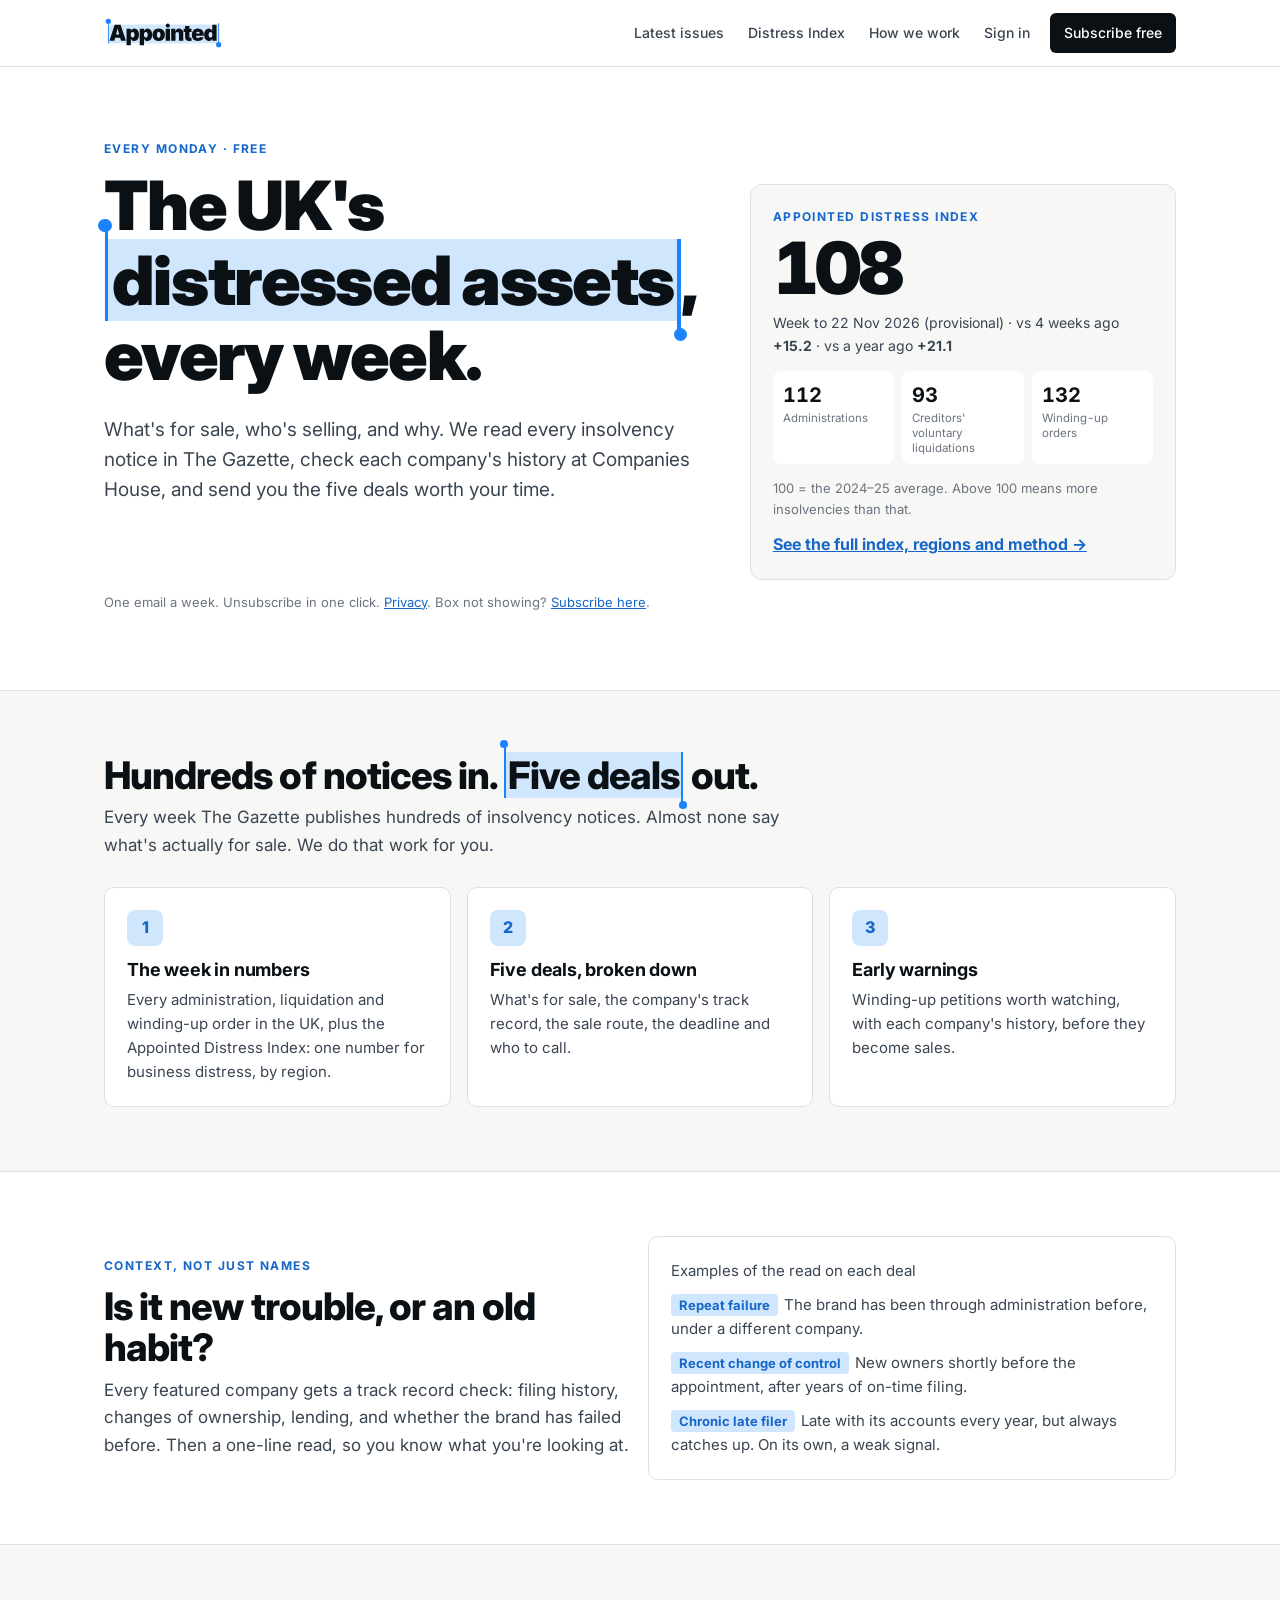
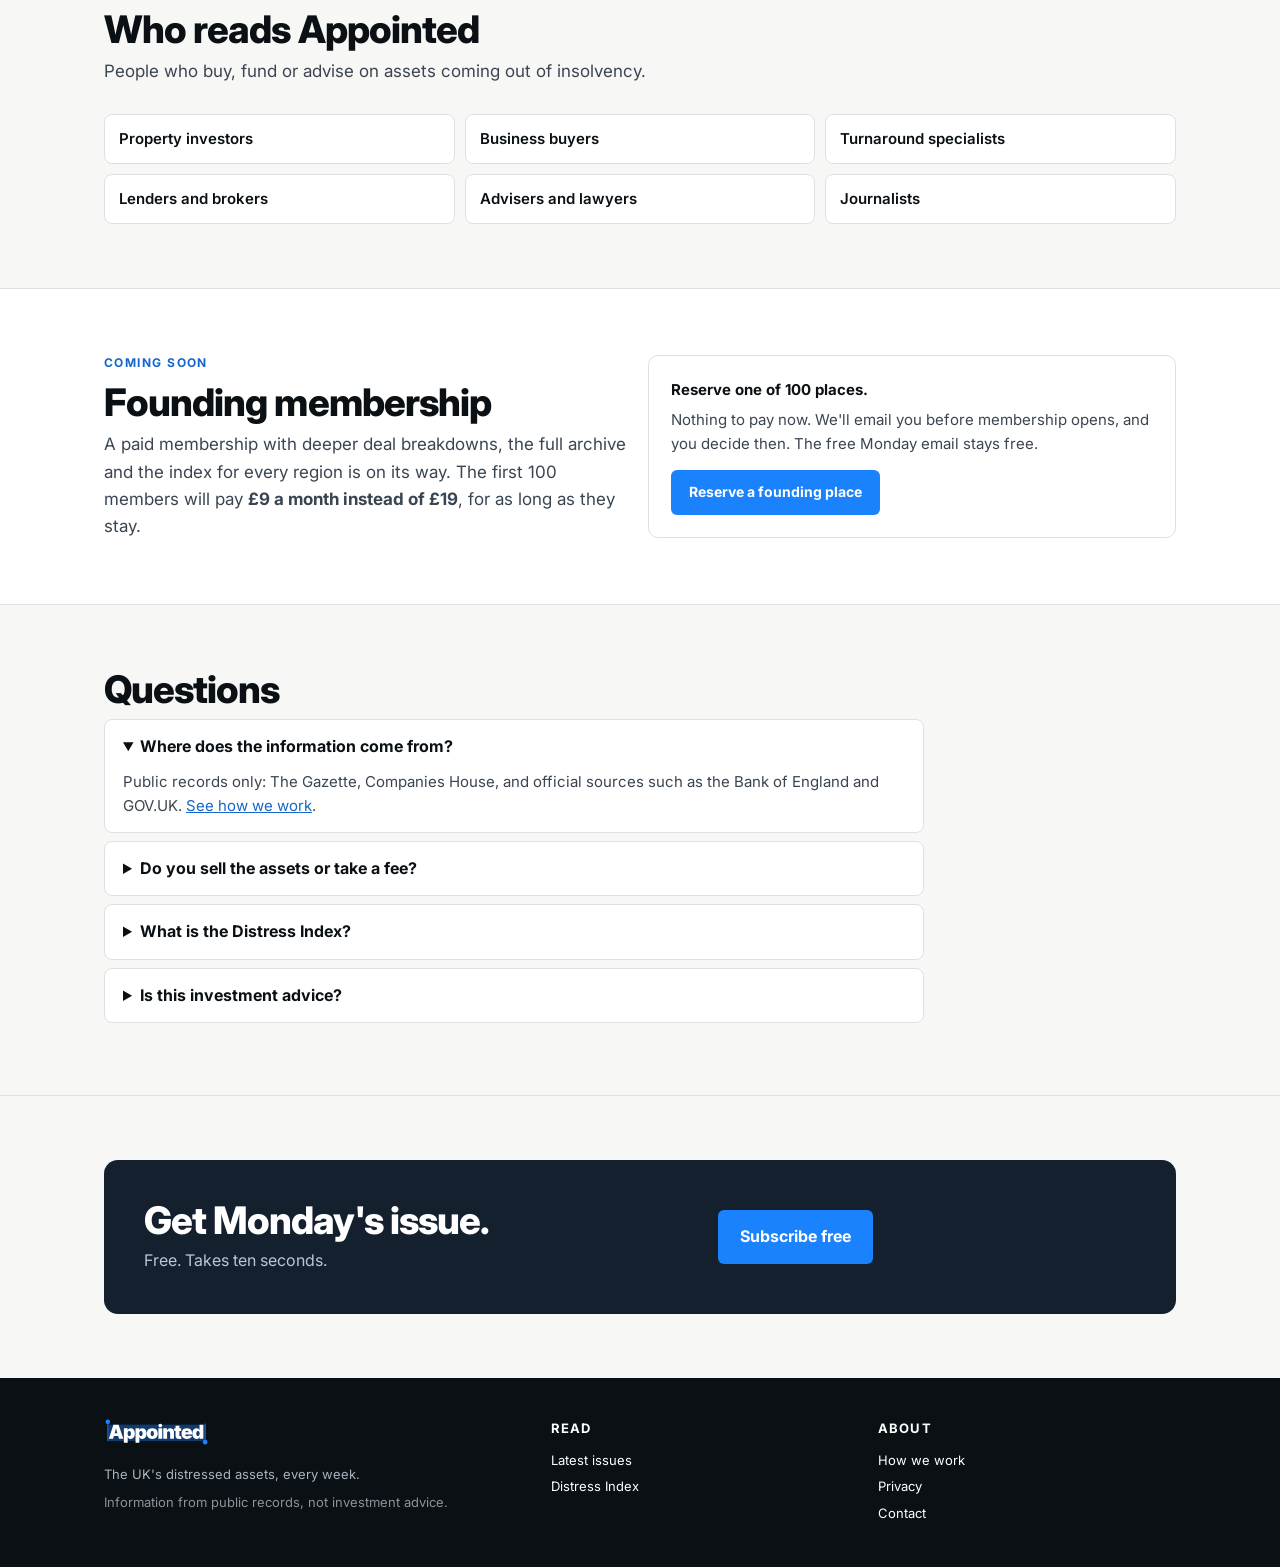
<file: docs/index.html>
<!doctype html>
<html lang="en-GB">
<head>
<meta charset="utf-8">
<meta name="viewport" content="width=device-width, initial-scale=1">
<title>Appointed: the UK's distressed assets, every week</title>
<meta name="description" content="What's for sale, who's selling, and why. A free weekly email on UK company insolvencies, the Appointed Distress Index, and the five deals worth your time.">
<link rel="icon" href="assets/appointed-icon-512.svg" type="image/svg+xml">
<meta property="og:title" content="Appointed: the UK's distressed assets, every week">
<meta property="og:description" content="What's for sale, who's selling, and why.">
<meta property="og:image" content="https://appointed.news/assets/appointed-social-1200x630.png">
<meta name="twitter:card" content="summary_large_image">
<link rel="preconnect" href="https://fonts.googleapis.com">
<link href="https://fonts.googleapis.com/css2?family=Inter:wght@400;500;600;700;800;900&display=swap" rel="stylesheet">
<link rel="stylesheet" href="assets/site.css">
<style>
.hero{padding:72px 0 64px;background:#fff;border-bottom:1px solid var(--rule)}
.hero .wrap{display:grid;grid-template-columns:1.25fr 1fr;gap:56px;align-items:center}
.hero h1{font-size:clamp(40px,6vw,68px);font-weight:900;margin:0 0 22px}
.hero .lede{font-size:19px;color:var(--ink-2);margin:0 0 26px;max-width:32em}
@media(max-width:900px){.hero{padding:44px 0}.hero .wrap{grid-template-columns:1fr;gap:36px}}
.idx{background:var(--paper);border:1px solid var(--rule);border-radius:12px;padding:22px}
.idx .big{font-size:72px;font-weight:900;letter-spacing:-.05em;line-height:1}
.idx .chg{font-size:14px;color:var(--ink-2);margin:8px 0 14px}
.idx .parts{display:grid;grid-template-columns:repeat(3,1fr);gap:8px;margin:14px 0}
.idx .parts div{background:#fff;border-radius:8px;padding:8px 10px}
.idx .parts b{display:block;font-size:20px}
.idx .parts span{font-size:11.5px;color:var(--muted);line-height:1.3;display:block}
</style>
</head>
<body>
<header class="top"><div class="wrap">
  <a class="logo" href="./"><img src="assets/appointed-logo.svg" alt="Appointed"></a>
  <button class="burger" aria-label="Menu" onclick="document.querySelector('header nav').classList.toggle('open')">☰</button>
  <nav>
    <a href="https://appointed.beehiiv.com/">Latest issues</a>
    <a href="distress-index.html">Distress Index</a>
    <a href="how-we-work.html">How we work</a>
    <a href="https://appointed.beehiiv.com/login">Sign in</a>
    <a class="btn" href="#signup">Subscribe free</a>
  </nav>
</div></header>

<main>
  <section class="hero">
    <div class="wrap">
      <div>
        <p class="kicker">Every Monday · Free</p>
        <h1>The UK's <span class="sel"><i></i>distressed assets</span>, every week.</h1>
        <p class="lede">What's for sale, who's selling, and why. We read every insolvency notice in The Gazette, check each company's history at Companies House, and send you the five deals worth your time.</p>
        <div id="signup" class="signup"><script async src="https://subscribe-forms.beehiiv.com/v3/loader.js" data-beehiiv-form="44b92ab1-152f-4e27-ad60-f5a2ec067a3a"></script></div>
        <p class="small" style="margin-top:10px">One email a week. Unsubscribe in one click. <a href="privacy.html">Privacy</a>. Box not showing? <a href="https://appointed.beehiiv.com/subscribe">Subscribe here</a>.</p>
      </div>
      <div class="idx" id="idx">
        <p class="kicker" style="margin-bottom:6px">Appointed Distress Index</p>
        <div id="idx-body"><p class="small" style="margin:0">The index is being built from every Gazette insolvency notice since January 2020. It will appear here automatically.</p></div>
        <p style="margin:12px 0 0"><a href="distress-index.html" style="font-weight:700">See the full index, regions and method →</a></p>
      </div>
    </div>
  </section>

  <section class="band">
    <div class="wrap">
      <h2>Hundreds of notices in. <span class="sel"><i></i>Five deals</span> out.</h2>
      <p class="sub">Every week The Gazette publishes hundreds of insolvency notices. Almost none say what's actually for sale. We do that work for you.</p>
      <div class="grid3">
        <div class="card"><div class="ic">1</div><h3>The week in numbers</h3><p>Every administration, liquidation and winding-up order in the UK, plus the Appointed Distress Index: one number for business distress, by region.</p></div>
        <div class="card"><div class="ic">2</div><h3>Five deals, broken down</h3><p>What's for sale, the company's track record, the sale route, the deadline and who to call.</p></div>
        <div class="card"><div class="ic">3</div><h3>Early warnings</h3><p>Winding-up petitions worth watching, with each company's history, before they become sales.</p></div>
      </div>
    </div>
  </section>

  <section class="band white">
    <div class="wrap grid2" style="align-items:center">
      <div>
        <p class="kicker">Context, not just names</p>
        <h2>Is it new trouble, or an old habit?</h2>
        <p class="sub" style="margin-bottom:0">Every featured company gets a track record check: filing history, changes of ownership, lending, and whether the brand has failed before. Then a one-line read, so you know what you're looking at.</p>
      </div>
      <div class="card">
        <p class="small" style="margin:0 0 10px">Examples of the read on each deal</p>
        <p style="margin:0 0 10px"><span class="read">Repeat failure</span>The brand has been through administration before, under a different company.</p>
        <p style="margin:0 0 10px"><span class="read">Recent change of control</span>New owners shortly before the appointment, after years of on-time filing.</p>
        <p style="margin:0"><span class="read">Chronic late filer</span>Late with its accounts every year, but always catches up. On its own, a weak signal.</p>
      </div>
    </div>
  </section>

  <section class="band">
    <div class="wrap">
      <h2>Who reads Appointed</h2>
      <p class="sub">People who buy, fund or advise on assets coming out of insolvency.</p>
      <div class="who">
        <span>Property investors</span><span>Business buyers</span><span>Turnaround specialists</span>
        <span>Lenders and brokers</span><span>Advisers and lawyers</span><span>Journalists</span>
      </div>
    </div>
  </section>

  <section class="band white">
    <div class="wrap grid2" style="align-items:center">
      <div>
        <p class="kicker">Coming soon</p>
        <h2>Founding membership</h2>
        <p class="sub" style="margin-bottom:0">A paid membership with deeper deal breakdowns, the full archive and the index for every region is on its way. The first 100 members will pay <b>£9 a month instead of £19</b>, for as long as they stay.</p>
      </div>
      <div class="card">
        <p style="margin:0 0 6px;font-weight:700;color:var(--ink)">Reserve one of 100 places.</p>
        <p style="margin:0 0 14px">Nothing to pay now. We'll email you before membership opens, and you decide then. The free Monday email stays free.</p>
        <a class="btn blue" href="founding.html">Reserve a founding place</a>
      </div>
    </div>
  </section>

  <section class="band faq">
    <div class="wrap">
      <h2>Questions</h2>
      <details open><summary>Where does the information come from?</summary><p>Public records only: The Gazette, Companies House, and official sources such as the Bank of England and GOV.UK. <a href="how-we-work.html">See how we work</a>.</p></details>
      <details><summary>Do you sell the assets or take a fee?</summary><p>No. We're a publisher. We don't value assets, arrange sales or take commission. Every deal lists the office holder to contact directly.</p></details>
      <details><summary>What is the Distress Index?</summary><p>One number for UK company insolvencies over the last four weeks, against the 2024 to 2025 average (100). It's built from every Gazette notice, counted once per company, and checked every month against the official statistics. <a href="distress-index.html">See it live</a>.</p></details>
      <details><summary>Is this investment advice?</summary><p>No. It's information compiled from public records. Always do your own checks with the office holder.</p></details>
    </div>
  </section>

  <section class="band" style="border-bottom:0">
    <div class="wrap">
      <div class="cta">
        <div><h2>Get Monday's issue.</h2><p>Free. Takes ten seconds.</p></div>
        <div><a class="btn blue" href="#signup" style="font-size:16px;padding:14px 22px">Subscribe free</a></div>
      </div>
    </div>
  </section>
</main>

<footer class="site"><div class="wrap">
  <div>
    <img src="assets/appointed-logo-dark.svg" alt="Appointed">
    <p style="margin:0 0 8px">The UK's distressed assets, every week.</p>
    <p style="margin:0;opacity:.8">Information from public records, not investment advice.</p>
  </div>
  <div><h4>Read</h4><a href="https://appointed.beehiiv.com/">Latest issues</a><a href="distress-index.html">Distress Index</a></div>
  <div><h4>About</h4><a href="how-we-work.html">How we work</a><a href="privacy.html">Privacy</a><a href="mailto:appointeduk@gmail.com">Contact</a></div>
</div></footer>

<script>
fetch("data/summary.json",{cache:"no-cache"}).then(function(r){ if(!r.ok) throw 0; return r.json(); }).then(function(s){
  if(s==null||s.index==null) return;
  function sg(x){ return x==null?"–":(x>0?"+":"")+x; }
  var d=new Date(s.latest_week+"T00:00:00Z"); d.setUTCDate(d.getUTCDate()+6);
  var wk=d.toLocaleDateString("en-GB",{day:"numeric",month:"short",year:"numeric",timeZone:"UTC"});
  document.getElementById("idx-body").innerHTML='<div class="big num">'+Math.round(s.index)+'</div>'+
    '<div class="chg">Week to '+wk+(s.provisional?' (provisional)':'')+' · vs 4 weeks ago <b>'+sg(s.change_vs_4wk_ago)+'</b>'+(s.change_vs_year_ago!=null?' · vs a year ago <b>'+sg(s.change_vs_year_ago)+'</b>':'')+'</div>'+
    '<div class="parts num"><div><b>'+Math.round(s.components.administrations)+'</b><span>Administrations</span></div><div><b>'+Math.round(s.components.cvl)+'</b><span>Creditors\' voluntary liquidations</span></div><div><b>'+Math.round(s.components.winding_up_orders)+'</b><span>Winding-up orders</span></div></div>'+
    '<p class="small" style="margin:0">100 = the 2024–25 average. Above 100 means more insolvencies than that.</p>';
}).catch(function(){});
</script>
</body>
</html>
</file>
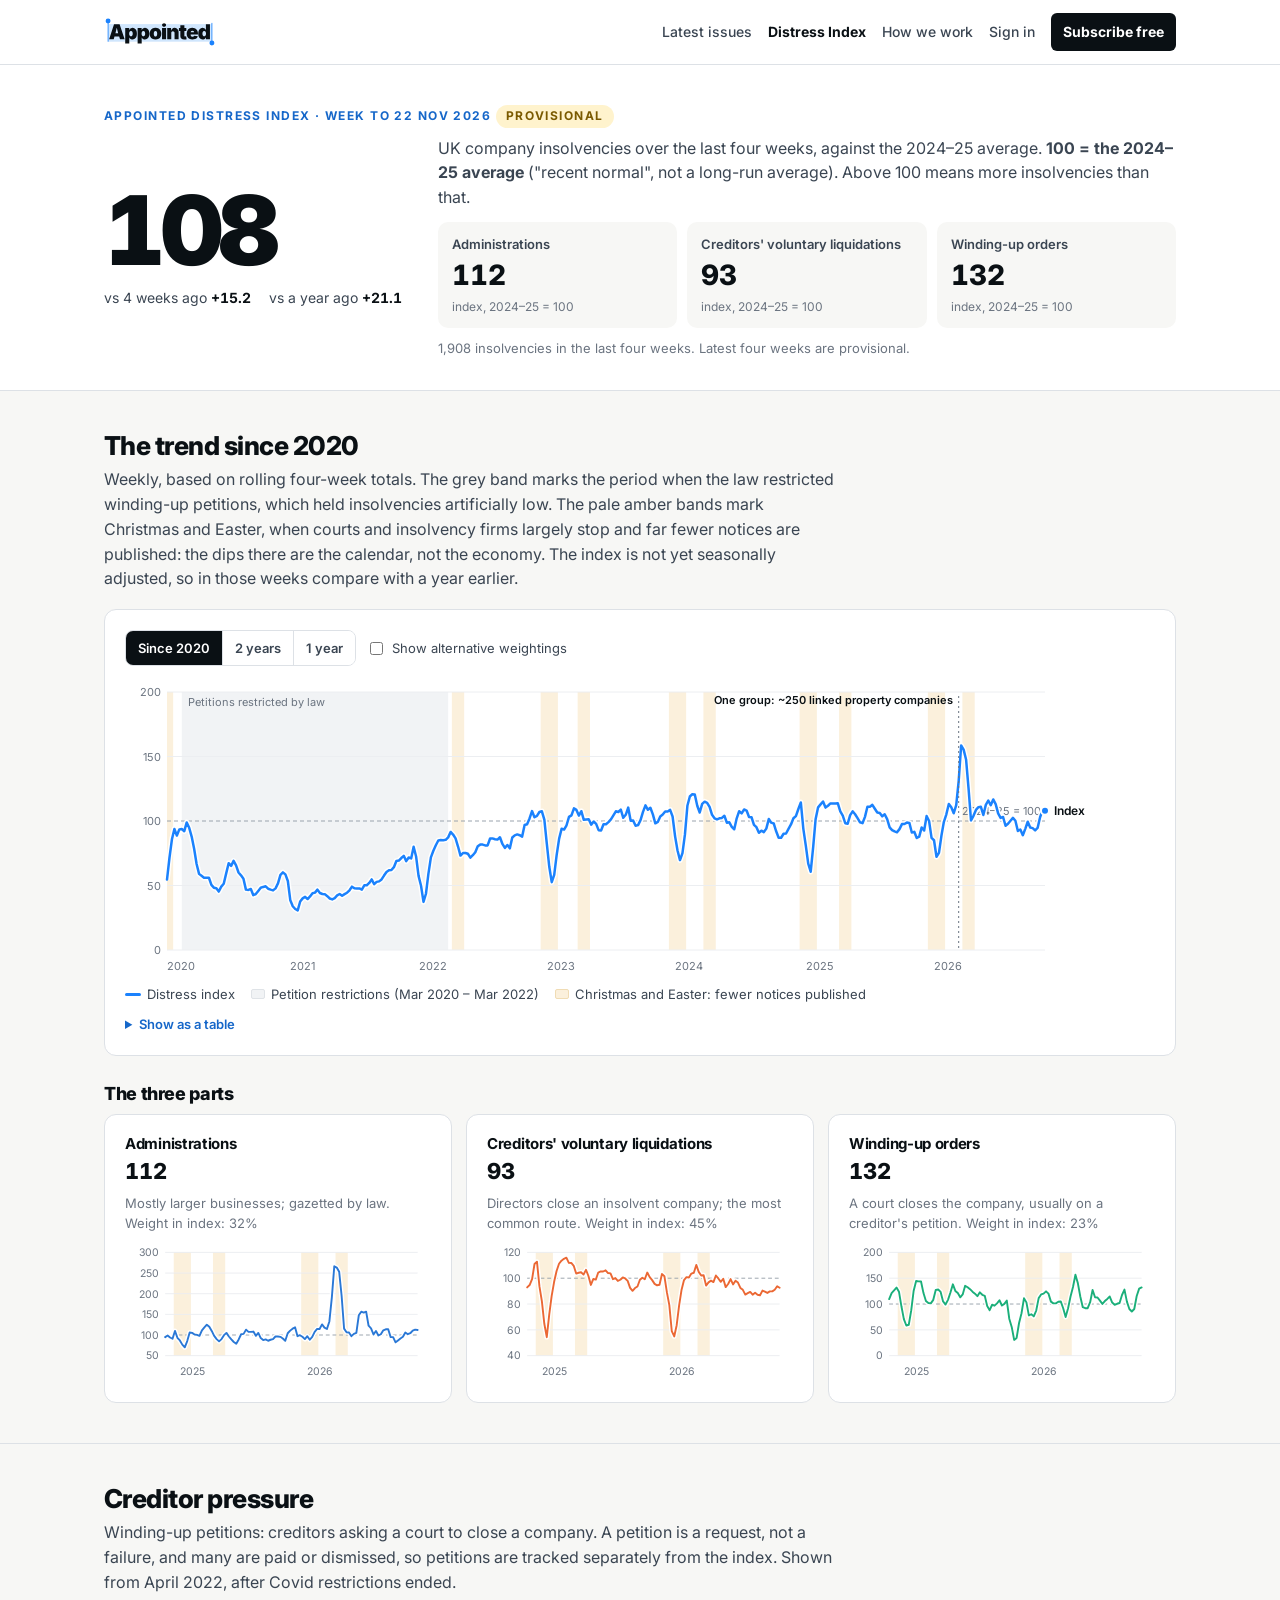
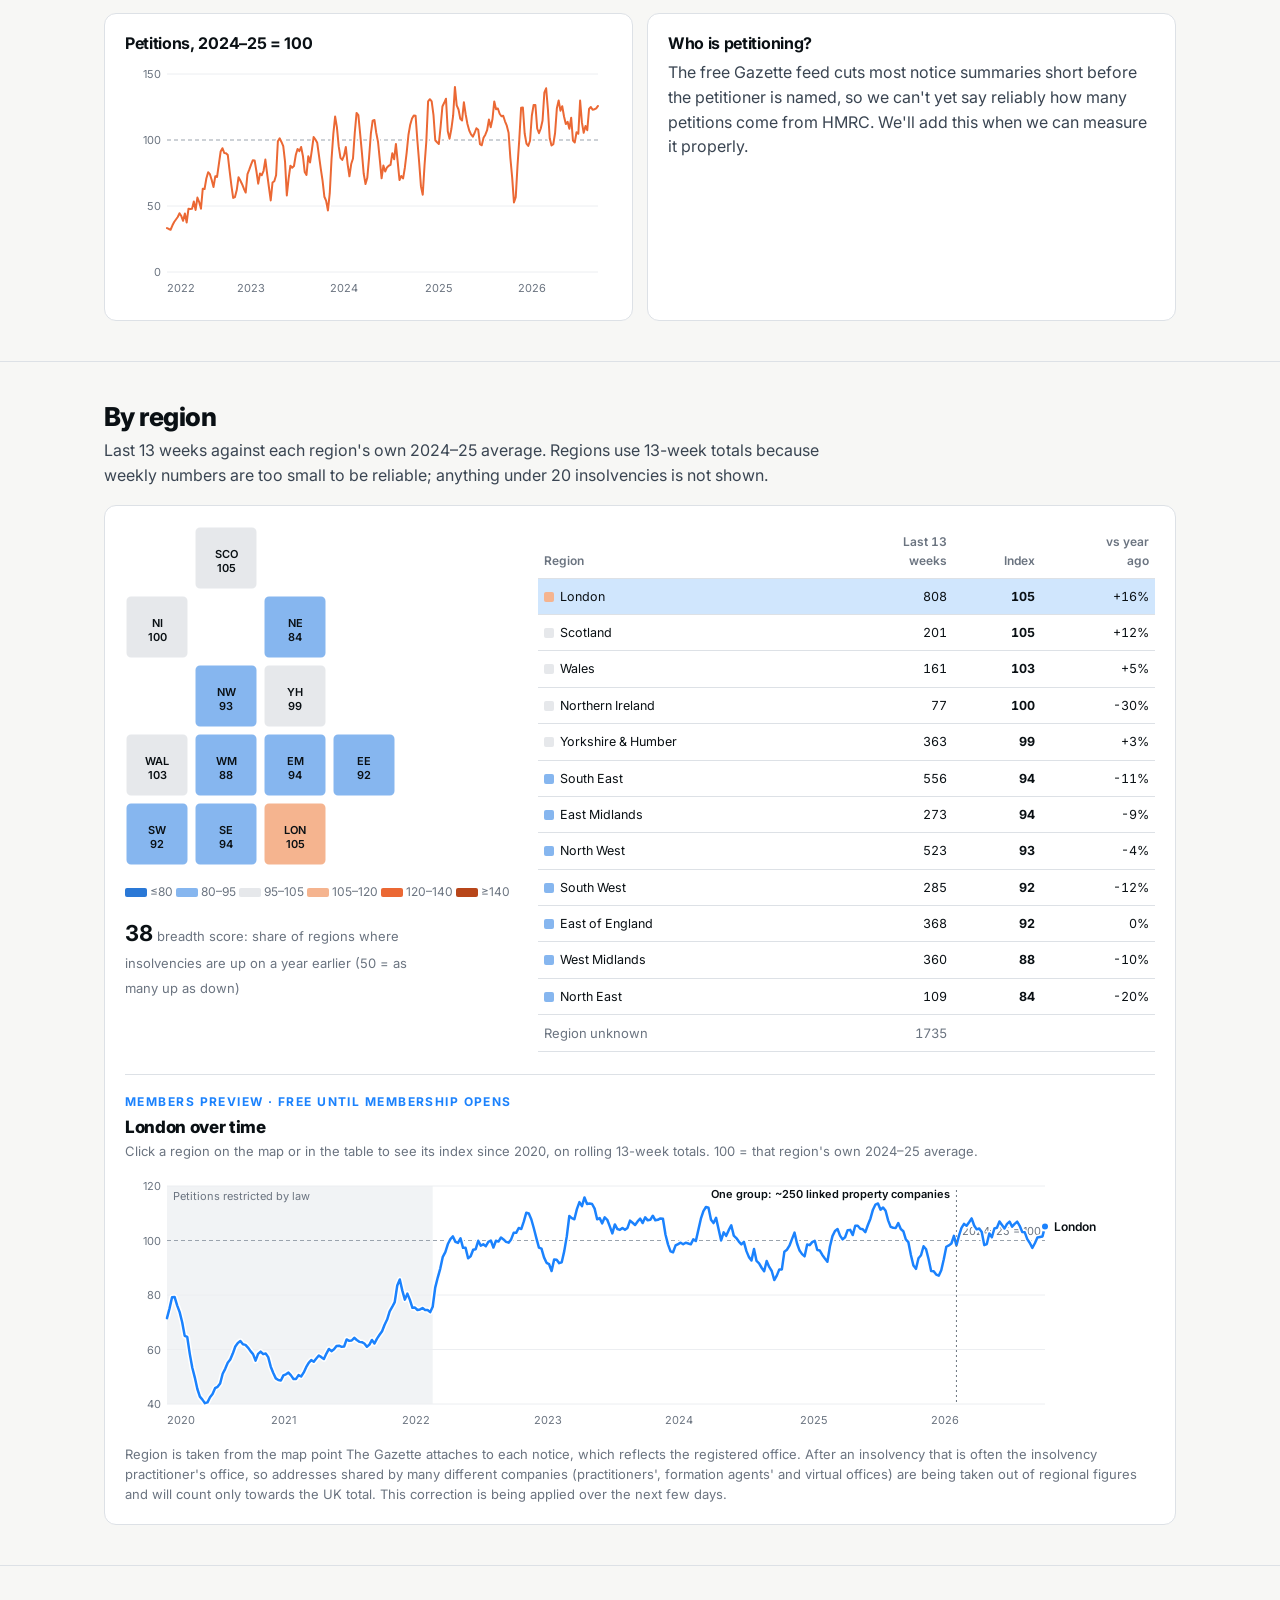
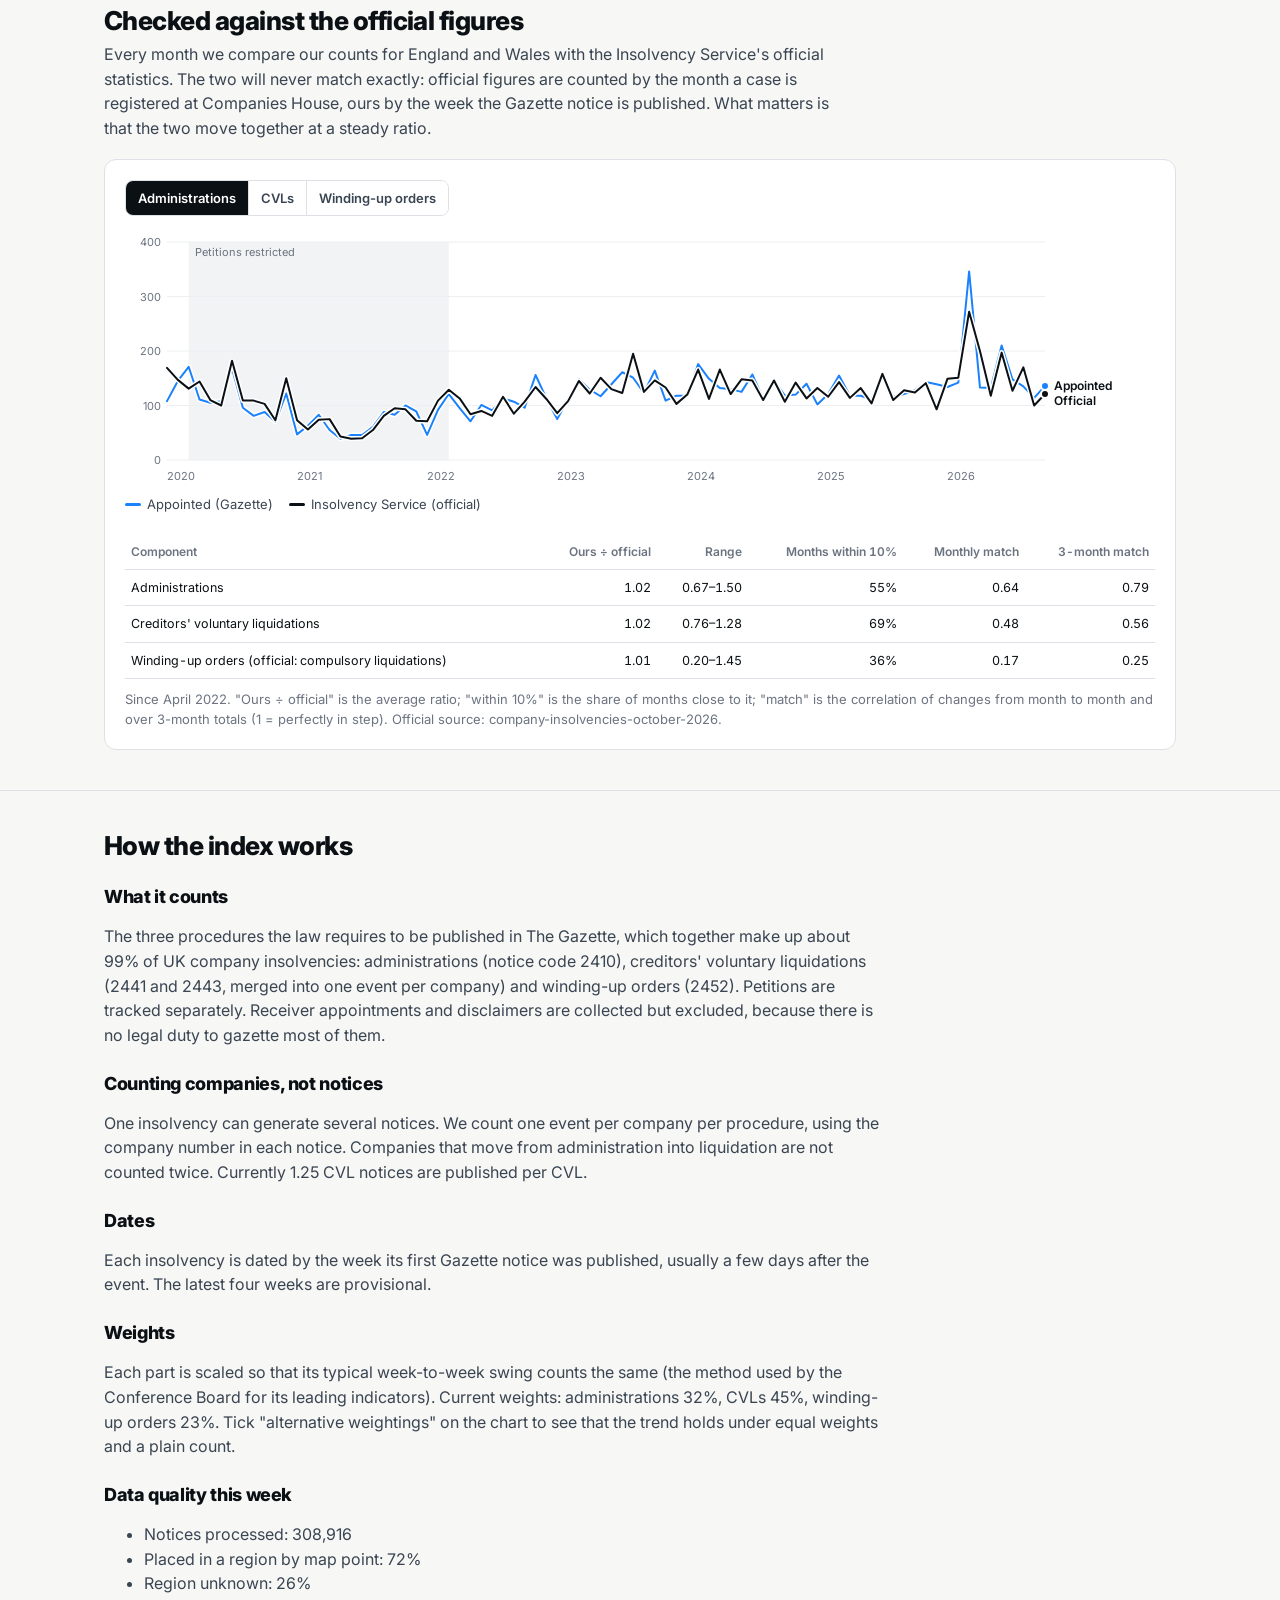
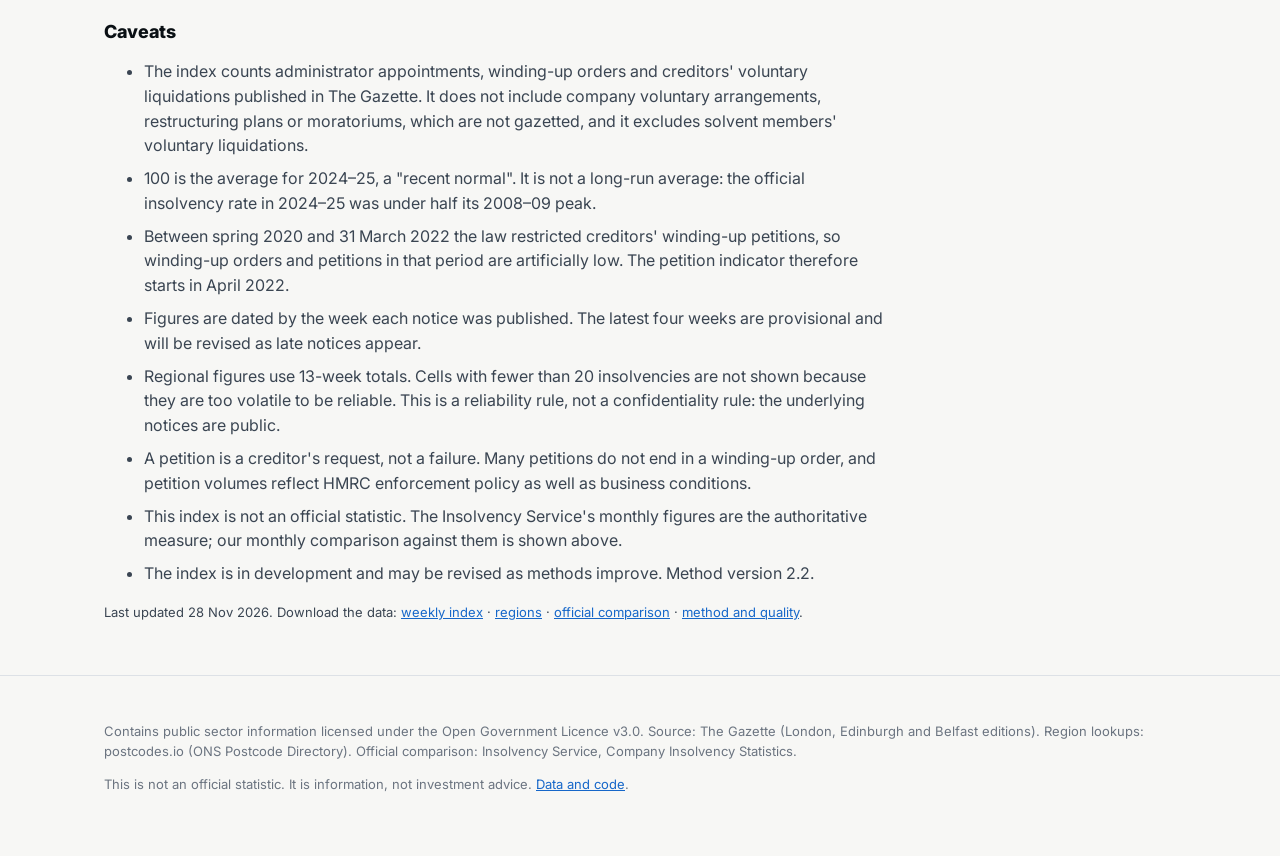
<file: docs/distress-index.html>
<!doctype html>
<html lang="en-GB">
<head>
<meta charset="utf-8">
<meta name="viewport" content="width=device-width, initial-scale=1">
<title>Appointed Distress Index</title>
<meta name="description" content="A weekly measure of UK company insolvencies from Gazette notices, with regional figures, creditor pressure and a monthly check against official statistics.">
<link rel="icon" href="assets/appointed-icon-512.svg" type="image/svg+xml">
<meta property="og:title" content="Appointed Distress Index">
<meta property="og:description" content="Weekly UK company insolvencies, by region, from Gazette notices.">
<meta property="og:image" content="assets/appointed-social-1200x630.png">
<link rel="preconnect" href="https://fonts.googleapis.com">
<link href="https://fonts.googleapis.com/css2?family=Inter:wght@400;500;600;700;800;900&display=swap" rel="stylesheet">
<style>
:root{
  --ink:#0a1014; --ink-2:#3a4552; --muted:#6b7480; --rule:#dde1e6; --grid:#eceef1;
  --paper:#f7f7f5; --card:#fff; --blue:#1b82fd; --blue-ink:#1667c9; --hl:#d0e6fd;
  --s1:#2a78d6; --s2:#eb6834; --s3:#1baf7a; --s4:#eda100;
  --shade:#f1f3f5;
}
*{box-sizing:border-box}
html{-webkit-text-size-adjust:100%}
body{margin:0;background:var(--paper);color:var(--ink);font:16px/1.55 "Inter",system-ui,sans-serif}
.num{font-variant-numeric:tabular-nums}
a{color:var(--blue-ink)}
.wrap{max-width:1120px;margin:0 auto;padding:0 24px}
@media(max-width:700px){.wrap{padding:0 16px}}
header{background:#fff;border-bottom:1px solid var(--rule)}
header .wrap{display:flex;align-items:center;gap:16px;height:64px}
header img{height:30px;width:auto;display:block}
header nav{margin-left:auto;display:flex;gap:16px;font-size:14px;font-weight:500}
header nav a{color:var(--ink-2);text-decoration:none;align-self:center}
@media(max-width:560px){header nav a:not(:last-child){display:none}}
.kicker{font-size:12px;letter-spacing:.12em;text-transform:uppercase;color:var(--blue-ink);font-weight:700;margin:0 0 8px}
h1,h2,h3{letter-spacing:-.02em;line-height:1.15;margin:0}
h2{font-size:26px;font-weight:800;margin-bottom:6px}
.sub{color:var(--ink-2);margin:0 0 18px;max-width:46em}
.small{font-size:13px;color:var(--muted)}
section{padding:40px 0;border-bottom:1px solid var(--rule)}
.card{background:#fff;border:1px solid var(--rule);border-radius:12px;padding:20px}
@media(max-width:560px){.card{padding:14px}}

/* hero */
.hero{background:#fff;padding:40px 0 32px}
.hero-grid{display:grid;grid-template-columns:auto 1fr;gap:36px;align-items:center}
@media(max-width:820px){.hero-grid{grid-template-columns:1fr;gap:20px}}
.big{font-size:96px;font-weight:900;letter-spacing:-.05em;line-height:.95}
@media(max-width:560px){.big{font-size:72px}}
.chg{display:flex;gap:18px;flex-wrap:wrap;margin-top:10px;font-size:14px;color:var(--ink-2)}
.chg b{color:var(--ink);font-weight:700}
.pill{display:inline-block;font-size:12px;font-weight:700;padding:2px 10px;border-radius:999px;background:var(--hl);color:var(--blue-ink)}
.pill.warn{background:#fff3cd;color:#7a5a00}
.tiles{display:grid;grid-template-columns:repeat(3,1fr);gap:10px}
@media(max-width:560px){.tiles{grid-template-columns:1fr}}
.tile{background:var(--paper);border-radius:10px;padding:12px 14px}
.tile .n{font-size:28px;font-weight:800}
.tile .l{font-size:13px;color:var(--ink-2);font-weight:600}
.tile .x{font-size:12px;color:var(--muted)}

/* controls */
.ctrls{display:flex;flex-wrap:wrap;gap:10px;align-items:center;margin-bottom:12px}
.seg{display:inline-flex;border:1px solid var(--rule);border-radius:8px;overflow:hidden;background:#fff}
.seg button{font:inherit;font-size:13px;font-weight:600;border:0;background:#fff;color:var(--ink-2);padding:7px 12px;cursor:pointer;border-left:1px solid var(--rule)}
.seg button:first-child{border-left:0}
.seg button.on{background:var(--ink);color:#fff}
.chk{font-size:13px;color:var(--ink-2);display:inline-flex;align-items:center;gap:6px;cursor:pointer}

/* charts */
.chart{position:relative}
.chart svg{display:block;width:100%;height:auto;overflow:visible}
.tip{position:absolute;pointer-events:none;background:#fff;border:1px solid var(--rule);box-shadow:0 4px 14px rgba(10,16,20,.12);border-radius:8px;padding:8px 10px;font-size:12.5px;min-width:160px;display:none;z-index:3}
.tip b{display:block;margin-bottom:4px}
.tip .r{display:flex;justify-content:space-between;gap:14px}
.tip .r span:first-child{display:inline-flex;align-items:center;gap:6px}
.tip i{width:8px;height:8px;border-radius:50%;display:inline-block}
.legend{display:flex;gap:16px;flex-wrap:wrap;font-size:13px;color:var(--ink-2);margin-top:6px}
.legend span{display:inline-flex;align-items:center;gap:6px}
.legend i{width:16px;height:3px;border-radius:2px;display:inline-block}
.legend i.box{width:14px;height:10px;border-radius:2px}
.grid3{display:grid;grid-template-columns:repeat(3,1fr);gap:14px}
.grid2{display:grid;grid-template-columns:1fr 1fr;gap:14px}
@media(max-width:860px){.grid3,.grid2{grid-template-columns:1fr}}
.mini h3{font-size:15px;font-weight:700}
.mini .v{font-size:22px;font-weight:800;margin:2px 0 4px}

/* regions */
.reg-grid{display:grid;grid-template-columns:auto minmax(0,1fr);gap:28px;align-items:start}
@media(max-width:860px){.reg-grid{grid-template-columns:1fr}}
.tilemap text{font:600 11px Inter,sans-serif;pointer-events:none}
.tilemap rect{stroke:#fff;stroke-width:3;cursor:pointer}
#rt tr[data-r]{cursor:pointer}
table.t{width:100%;border-collapse:collapse;font-size:14px}
table.t th{text-align:left;font-size:12px;color:var(--muted);font-weight:600;border-bottom:1px solid var(--rule);padding:7px 6px;vertical-align:bottom}
@media(max-width:560px){table.t{font-size:13px}table.t td,table.t th{padding:7px 4px}}
table.t td{border-bottom:1px solid var(--rule);padding:8px 6px}
table.t td.r,table.t th.r{text-align:right}
table.t tr.on td{background:var(--hl)}
.chip{display:inline-block;width:10px;height:10px;border-radius:2px;margin-right:6px;vertical-align:-1px}
.scale{display:flex;align-items:center;gap:3px;font-size:12px;color:var(--muted);margin-top:10px;flex-wrap:wrap}
.scale i{width:22px;height:9px;border-radius:2px;display:inline-block}

details.tbl summary{font-size:13px;font-weight:600;cursor:pointer;margin-top:10px;color:var(--blue-ink)}
.tblwrap{overflow-x:auto;margin-top:8px}
.tblwrap table{font-size:12.5px;white-space:nowrap}

.notice{background:#fff8e6;border:1px solid #f3e2b3;border-radius:10px;padding:14px 16px;color:#5c4400}
.method p,.method li{color:var(--ink-2)}
.method h3{font-size:18px;font-weight:800;margin:26px 0 6px}
.caveats li{margin:8px 0}
footer{padding:32px 0 48px;font-size:13px;color:var(--muted)}
.loading{padding:60px 0;text-align:center;color:var(--muted)}
</style>
</head>
<body>
<header><div class="wrap">
  <a href="./"><img src="assets/appointed-logo.svg" alt="Appointed"></a>
  <nav><a href="https://appointed.beehiiv.com/">Latest issues</a><a href="distress-index.html" style="color:var(--ink);font-weight:700">Distress Index</a><a href="how-we-work.html">How we work</a><a href="https://appointed.beehiiv.com/login">Sign in</a><a href="./#signup" style="background:var(--ink);color:#fff;padding:8px 12px;border-radius:6px;font-weight:700">Subscribe free</a></nav>
</div></header>

<main id="app">
  <div class="wrap loading" id="loading">Loading the latest data…</div>
</main>

<footer><div class="wrap">
  <p>Contains public sector information licensed under the Open Government Licence v3.0. Source: The Gazette (London, Edinburgh and Belfast editions). Region lookups: postcodes.io (ONS Postcode Directory). Official comparison: Insolvency Service, Company Insolvency Statistics.</p>
  <p>This is not an official statistic. It is information, not investment advice. <a href="https://github.com/appointeduk-cyber/appointed-data">Data and code</a>.</p>
</div></footer>

<script>
(function(){
"use strict";
var C = {s1:"#2a78d6", s2:"#eb6834", s3:"#1baf7a", s4:"#eda100", ink:"#0a1014", muted:"#6b7480", grid:"#eceef1", rule:"#dde1e6", blue:"#1b82fd", shade:"#f1f3f5", hol:"#fbf0dc"};
var REGIONS = [
  ["SCO","Scotland",1,0],["NI","Northern Ireland",0,1],["NE","North East",2,1],["NW","North West",1,2],
  ["YH","Yorkshire and The Humber",2,2],["WAL","Wales",0,3],["WM","West Midlands",1,3],["EM","East Midlands",2,3],
  ["EE","East of England",3,3],["SW","South West",0,4],["SE","South East",1,4],["LON","London",2,4]];
// diverging: below 100 cool, above 100 warm, neutral grey around 100
var DIV = [["#2a78d6","≤80"],["#86b6ef","80–95"],["#e6e8eb","95–105"],["#f5b48f","105–120"],["#eb6834","120–140"],["#b8461a","≥140"]];
function divColor(v){ if(v===null||v===""||isNaN(v)) return "#f4f5f6";
  v=+v; return v<=80?DIV[0][0]:v<95?DIV[1][0]:v<=105?DIV[2][0]:v<=120?DIV[3][0]:v<=140?DIV[4][0]:DIV[5][0]; }
function darkText(v){ v=+v; return v<=80||v>140; }

function parseCSV(t){ var lines=t.trim().split(/\r?\n/), h=lines.shift().split(",");
  return lines.map(function(l){ var c=[],cur="",q=false; for(var i=0;i<l.length;i++){var ch=l[i];
      if(ch=='"'){q=!q;continue} if(ch==','&&!q){c.push(cur);cur="";continue} cur+=ch;} c.push(cur);
    var o={}; h.forEach(function(k,i){o[k]=c[i]}); return o; }); }
function get(u,j){ return fetch(u,{cache:"no-cache"}).then(function(r){ if(!r.ok) throw new Error(u); return j?r.json():r.text(); }); }
function fmtDate(s,opt){ var d=new Date(s+"T00:00:00Z"); return d.toLocaleDateString("en-GB",Object.assign({timeZone:"UTC"},opt||{day:"numeric",month:"short",year:"numeric"})); }
function weekEnd(s){ var d=new Date(s+"T00:00:00Z"); d.setUTCDate(d.getUTCDate()+6); return d.toISOString().slice(0,10); }
function el(tag,attrs,html){ var e=document.createElement(tag); if(attrs) for(var k in attrs) e.setAttribute(k,attrs[k]); if(html!=null) e.innerHTML=html; return e; }
function sign(x){ return (x>0?"+":"")+x; }

Promise.all([
  get("data/index_weekly.csv"), get("data/meta.json",true), get("data/summary.json",true),
  get("data/index_regional.csv"), get("data/diffusion_regions.csv"),
  get("data/reconciliation.csv").catch(function(){return null}),
  get("data/reconciliation_summary.json",true).catch(function(){return null}),
  get("data/annotations.csv").catch(function(){return null})
]).then(function(r){
  if(r[7]) ANN=parseCSV(r[7]).map(function(a){ var d=new Date(a.week_start+"T00:00:00Z"); d.setUTCDate(d.getUTCDate()+27); a.until=d.toISOString().slice(0,10); return a; });
  render(parseCSV(r[0]), r[1], r[2], parseCSV(r[3]), parseCSV(r[4]), r[5]?parseCSV(r[5]):[], r[6]); })
.catch(function(){
  document.getElementById("loading").innerHTML='<div class="notice" style="max-width:640px;margin:0 auto;text-align:left"><b>The index is being built.</b><br>The first full history of Gazette notices since January 2020 is still being processed. This page will fill in automatically when it is ready.</div>';
});

/* ---------- generic line chart with crosshair ---------- */
function lineChart(host, opt){
  // opt: {x:[dates], series:[{name,color,values,width,dash}], yMin, yMax, ref (number), refLabel, shade:[from,to], fmt, height, pct}
  host.innerHTML=""; host.classList.add("chart");
  var W=Math.max(320, host.clientWidth||900), narrow=W<560, H=opt.height||(narrow?240:300);
  var p={l:42,r:narrow?14:110,t:14,b:28}, n=opt.x.length;
  var all=[]; opt.series.forEach(function(s){ s.values.forEach(function(v){ if(v!==null&&v!==""&&!isNaN(v)) all.push(+v); }); });
  var mn=opt.yMin!=null?opt.yMin:Math.min.apply(null,all), mx=opt.yMax!=null?opt.yMax:Math.max.apply(null,all);
  if(opt.ref!=null){ mn=Math.min(mn,opt.ref); mx=Math.max(mx,opt.ref); }
  var span=mx-mn||1, raw=span/4, mag=Math.pow(10,Math.floor(Math.log10(raw))), step=[1,2,2.5,5,10].map(function(m){return m*mag}).filter(function(s){return s>=raw})[0];
  mn=Math.floor(mn/step)*step; mx=Math.ceil(mx/step)*step;
  var X=function(i){return p.l+i*(W-p.l-p.r)/Math.max(1,n-1)}, Y=function(v){return p.t+(mx-v)*(H-p.t-p.b)/(mx-mn)};
  var fmt=opt.fmt||function(v){return Math.round(v*10)/10};
  var s='<svg viewBox="0 0 '+W+' '+H+'" role="img" aria-label="'+(opt.label||"chart")+'">';
  (opt.bands||[]).forEach(function(bd){ var a=opt.x.indexOf(bd[0]), b=opt.x.indexOf(bd[1]); if(a<0||b<0) return;
    var x0=X(Math.max(0,a-0.5)), x1=X(Math.min(n-1,b+0.5)); s+='<rect x="'+x0+'" y="'+p.t+'" width="'+Math.max(2,x1-x0)+'" height="'+(H-p.t-p.b)+'" fill="'+C.hol+'"/>'; });
  if(opt.shade){ var a=opt.x.findIndex(function(d){return d>=opt.shade[0]}), b=opt.x.findIndex(function(d){return d>opt.shade[1]}); if(b<0) b=n; if(a>=0&&b>a){
    s+='<rect x="'+X(a)+'" y="'+p.t+'" width="'+(X(b-1)-X(a))+'" height="'+(H-p.t-p.b)+'" fill="'+C.shade+'"/>';
    s+='<text x="'+(X(a)+6)+'" y="'+(p.t+14)+'" font-size="11" fill="'+C.muted+'">'+(opt.shadeLabel||"")+'</text>'; } }
  for(var g=mn; g<=mx+1e-9; g+=step){ var y=Y(g), isRef=opt.ref!=null&&Math.abs(g-opt.ref)<1e-9;
    s+='<line x1="'+p.l+'" x2="'+(W-p.r)+'" y1="'+y+'" y2="'+y+'" stroke="'+(isRef?"#9aa3ad":C.grid)+'"'+(isRef?' stroke-dasharray="4 3"':'')+'/>';
    s+='<text x="'+(p.l-6)+'" y="'+(y+4)+'" text-anchor="end" font-size="11" fill="'+C.muted+'">'+(opt.pct?Math.round(g*100)+"%":Math.round(g*10)/10)+'</text>'; }
  if(opt.ref!=null&&opt.refLabel) s+='<text x="'+(W-p.r-4)+'" y="'+(Y(opt.ref)-6)+'" text-anchor="end" font-size="11" fill="'+C.muted+'">'+opt.refLabel+'</text>';
  // year ticks
  var lastY="", lastX=-999; opt.x.forEach(function(d,i){ var yv=d.slice(0,4); if(yv!==lastY){ lastY=yv; var xx=X(i); if(i===0){ var nxt=opt.x.findIndex(function(z){return z.slice(0,4)!==yv}); if(nxt>0 && X(nxt)-xx<44) return; } if(xx-lastX<40) return; s+='<text x="'+xx+'" y="'+(H-8)+'" font-size="11" fill="'+C.muted+'">'+yv+'</text>'; lastX=xx; } });
  opt.series.forEach(function(se){ var pts=[], segs=[];
    se.values.forEach(function(v,i){ if(v===null||v===""||isNaN(v)){ if(pts.length) segs.push(pts); pts=[]; } else pts.push(X(i)+","+Y(+v)); }); if(pts.length) segs.push(pts);
    segs.forEach(function(sg){ s+='<polyline fill="none" stroke="#fff" stroke-width="'+((se.width||2)+3)+'" stroke-linejoin="round" points="'+sg.join(" ")+'"/>';
      s+='<polyline fill="none" stroke="'+se.color+'" stroke-width="'+(se.width||2)+'" stroke-linejoin="round" stroke-linecap="round"'+(se.dash?' stroke-dasharray="'+se.dash+'"':'')+' points="'+sg.join(" ")+'"/>'; }); });
  (opt.notes||[]).forEach(function(nt){ var i=opt.x.indexOf(nt.x); if(i<0) return; var xx=X(i);
    s+='<line x1="'+xx+'" x2="'+xx+'" y1="'+(p.t+4)+'" y2="'+(H-p.b)+'" stroke="'+C.muted+'" stroke-width="1" stroke-dasharray="2 3"/>';
    var anchor=xx>W*0.6?"end":"start", tx=anchor==="end"?xx-6:xx+6;
    s+='<text x="'+tx+'" y="'+(p.t+12)+'" text-anchor="'+anchor+'" font-size="11" font-weight="600" fill="'+C.ink+'">'+nt.text+'</text>'; });
  // end labels
  if(!narrow){ var labs=[]; opt.series.forEach(function(se){ for(var i=n-1;i>=0;i--){ var v=se.values[i]; if(v!==null&&v!==""&&!isNaN(v)){ labs.push({se:se,y:Y(+v),v:+v,i:i}); break; } } });
    labs.sort(function(a,b){return a.y-b.y}); for(var k=1;k<labs.length;k++) if(labs[k].y-labs[k-1].y<15) labs[k].y=labs[k-1].y+15;
    labs.forEach(function(l){ s+='<circle cx="'+X(l.i)+'" cy="'+Y(l.v)+'" r="4" fill="'+l.se.color+'" stroke="#fff" stroke-width="2"/><text x="'+(X(l.i)+9)+'" y="'+(l.y+4)+'" font-size="12" font-weight="600" fill="'+C.ink+'">'+(l.se.short||l.se.name)+'</text>'; }); }
  s+='<line class="cx" x1="0" x2="0" y1="'+p.t+'" y2="'+(H-p.b)+'" stroke="'+C.ink+'" stroke-width="1" style="display:none"/><g class="dots"></g>';
  s+='<rect class="hit" x="'+p.l+'" y="0" width="'+(W-p.l-p.r)+'" height="'+H+'" fill="transparent"/></svg><div class="tip"></div>';
  host.innerHTML=s;
  var svg=host.querySelector("svg"), hit=host.querySelector(".hit"), tip=host.querySelector(".tip"), cx=host.querySelector(".cx"), dots=host.querySelector(".dots");
  function move(ev){ var rc=svg.getBoundingClientRect(), sx=W/rc.width, xp=((ev.touches?ev.touches[0].clientX:ev.clientX)-rc.left)*sx;
    var i=Math.max(0,Math.min(n-1,Math.round((xp-p.l)/(W-p.l-p.r)*(n-1)))), x=X(i);
    cx.setAttribute("x1",x); cx.setAttribute("x2",x); cx.style.display="";
    var rows=opt.series.filter(function(se){var v=se.values[i];return v!==null&&v!==""&&!isNaN(v)});
    dots.innerHTML=rows.map(function(se){return '<circle cx="'+x+'" cy="'+Y(+se.values[i])+'" r="4.5" fill="'+se.color+'" stroke="#fff" stroke-width="2"/>'}).join("");
    tip.innerHTML='<b>'+(opt.xLabel?opt.xLabel(opt.x[i]):opt.x[i])+'</b>'+rows.map(function(se){return '<div class="r"><span><i style="background:'+se.color+'"></i>'+se.name+'</span><span class="num">'+fmt(+se.values[i])+'</span></div>'}).join("")+(opt.extra?opt.extra(i):"");
    tip.style.display="block"; var px=x/sx, left=px+14; if(left+tip.offsetWidth>rc.width) left=px-14-tip.offsetWidth; tip.style.left=Math.max(0,left)+"px"; tip.style.top="8px"; }
  function out(){ tip.style.display="none"; cx.style.display="none"; dots.innerHTML=""; }
  hit.addEventListener("mousemove",move); hit.addEventListener("touchmove",move,{passive:true}); hit.addEventListener("mouseleave",out);
}

function holBands(rows){ var out=[], st=null, prev=null;
  rows.forEach(function(r){ if(r.holiday_affected==="1"){ if(st===null) st=r.week_start; prev=r.week_start; } else if(st!==null){ out.push([st,prev]); st=null; } });
  if(st!==null) out.push([st,prev]); return out; }
var ANN=[];
function annNote(w){ var a=ANN.filter(function(x){return x.week_start<=w && w<=x.until}); return a.length?'<div class="small" style="margin-top:6px">'+a[0].detail+'</div>':""; }
function holNote(rows){ return function(i){ return (rows[i]?annNote(rows[i].week_start):"")+(rows[i]&&rows[i].holiday_affected==="1"?'<div class="small" style="margin-top:6px;color:#8a5a00">Christmas or Easter in this window: fewer notices are published, so the index dips for calendar reasons.</div>':""); }; }

/* ---------- page ---------- */
var STATE={range:"all",rob:false,ck:"ADM"}, LASTW=0;
function render(idx, meta, sum, reg, diff, recon, rsum){
  LASTW=window.innerWidth;
  var app=document.getElementById("app"); app.innerHTML="";
  var last=idx[idx.length-1], prov=last.provisional==="1";
  var we=weekEnd(last.week_start);
  var wlab=function(d){ return "Week to "+fmtDate(weekEnd(d)); };

  // HERO
  var hero=el("section",{"class":"hero"}); hero.innerHTML='<div class="wrap"><p class="kicker">Appointed Distress Index · week to '+fmtDate(we)+(prov?' <span class="pill warn">provisional</span>':'')+'</p>'+
    '<div class="hero-grid"><div><div class="big num">'+Math.round(+last.index)+'</div>'+
    '<div class="chg"><span>vs 4 weeks ago <b class="num">'+sign(sum.change_vs_4wk_ago)+'</b></span>'+(sum.change_vs_year_ago!=null?'<span>vs a year ago <b class="num">'+sign(sum.change_vs_year_ago)+'</b></span>':'')+'</div></div>'+
    '<div><p style="margin:0 0 12px;color:var(--ink-2)">UK company insolvencies over the last four weeks, against the 2024–25 average. <b>100 = the 2024–25 average</b> ("recent normal", not a long-run average). Above 100 means more insolvencies than that.</p>'+
    '<div class="tiles">'+
      tile("Administrations",last.administrations)+tile("Creditors' voluntary liquidations",last.cvl)+tile("Winding-up orders",last.winding_up_orders)+
    '</div><p class="small" style="margin:10px 0 0">'+(+last.events_4wk).toLocaleString("en-GB")+' insolvencies in the last four weeks. Latest four weeks are provisional.</p>'+
    (last.holiday_affected==="1"?'<p class="small" style="margin:8px 0 0;color:#8a5a00"><b>Holiday period:</b> this window includes Christmas or Easter, when far fewer notices are published. The comparison with a year ago is the better guide this week.</p>':'')+'</div></div></div>';
  app.appendChild(hero);
  function tile(l,v){ return '<div class="tile"><div class="l">'+l+'</div><div class="n num">'+Math.round(+v)+'</div><div class="x">index, 2024–25 = 100</div></div>'; }

  // TREND
  var tr=el("section",{id:"trend"}); tr.innerHTML='<div class="wrap"><h2>The trend since 2020</h2><p class="sub">Weekly, based on rolling four-week totals. The grey band marks the period when the law restricted winding-up petitions, which held insolvencies artificially low. The pale amber bands mark Christmas and Easter, when courts and insolvency firms largely stop and far fewer notices are published: the dips there are the calendar, not the economy. The index is not yet seasonally adjusted, so in those weeks compare with a year earlier.</p>'+
    '<div class="card"><div class="ctrls"><div class="seg" id="rng"><button data-v="all" class="on">Since 2020</button><button data-v="104">2 years</button><button data-v="52">1 year</button></div>'+
    '<label class="chk"><input type="checkbox" id="rob"> Show alternative weightings</label></div><div id="c-main"></div><div class="legend" id="lg-main"></div>'+
    '<details class="tbl"><summary>Show as a table</summary><div class="tblwrap" id="t-main"></div></details></div>'+
    '<h3 style="font-size:18px;font-weight:800;margin:28px 0 10px">The three parts</h3><div class="grid3" id="minis"></div></div>';
  app.appendChild(tr);
  var range=STATE.range, rob=STATE.rob;
  function slice(arr){ return range==="all"?arr:arr.slice(-(+range)); }
  function drawMain(){
    var x=slice(idx.map(function(r){return r.week_start}));
    var series=[{name:"Distress index",short:"Index",color:C.blue,width:2.5,values:slice(idx.map(function(r){return r.index}))}];
    if(rob){ series.push({name:"Equal weights",short:"Equal weights",color:C.s2,width:1.5,dash:"5 3",values:slice(idx.map(function(r){return r.equal_weight}))});
             series.push({name:"Plain count",short:"Plain count",color:C.s3,width:1.5,dash:"2 3",values:slice(idx.map(function(r){return r.plain_count}))}); }
    var sr=slice(idx);
    lineChart(document.getElementById("c-main"),{x:x,series:series,ref:100,refLabel:"2024–25 = 100",shade:["2020-03-01","2022-03-31"],shadeLabel:"Petitions restricted by law",bands:holBands(sr),extra:holNote(sr),notes:ANN.map(function(a){return {x:a.week_start,text:a.label}}),xLabel:wlab,label:"Distress index since 2020"});
    document.getElementById("lg-main").innerHTML=series.map(function(s){return '<span><i style="background:'+s.color+'"></i>'+s.name+'</span>'}).join("")+'<span><i class="box" style="background:'+C.shade+';border:1px solid #dfe3e7"></i>Petition restrictions (Mar 2020 – Mar 2022)</span><span><i class="box" style="background:'+C.hol+';border:1px solid #f0dcb4"></i>Christmas and Easter: fewer notices published</span>';
  }
  drawMain();
  document.querySelectorAll("#rng button").forEach(function(b){ b.onclick=function(){ document.querySelectorAll("#rng button").forEach(function(x){x.classList.remove("on")}); b.classList.add("on"); range=STATE.range=b.dataset.v; drawMain(); }; });
  document.querySelectorAll("#rng button").forEach(function(b){ b.classList.toggle("on", b.dataset.v===range); });
  document.getElementById("rob").checked=rob;
  document.getElementById("rob").onchange=function(){ rob=STATE.rob=this.checked; drawMain(); };
  var tb='<table class="t num"><tr><th>Week to</th><th class="r">Index</th><th class="r">Admin.</th><th class="r">CVL</th><th class="r">Winding-up orders</th><th class="r">Equal weights</th><th class="r">Plain count</th></tr>';
  idx.slice(-26).reverse().forEach(function(r){ tb+='<tr><td>'+fmtDate(weekEnd(r.week_start))+(r.provisional==="1"?" (p)":"")+'</td><td class="r">'+r.index+'</td><td class="r">'+r.administrations+'</td><td class="r">'+r.cvl+'</td><td class="r">'+r.winding_up_orders+'</td><td class="r">'+r.equal_weight+'</td><td class="r">'+r.plain_count+'</td></tr>'; });
  document.getElementById("t-main").innerHTML=tb+'</table><p class="small">Latest 26 weeks. (p) = provisional.</p>';
  var w=meta.index&&meta.index.weights||{};
  [["administrations","Administrations","ADM","Mostly larger businesses; gazetted by law."],["cvl","Creditors' voluntary liquidations","CVL","Directors close an insolvent company; the most common route."],["winding_up_orders","Winding-up orders","WUO","A court closes the company, usually on a creditor's petition."]].forEach(function(c,k){
    var box=el("div",{"class":"card mini"}); box.innerHTML='<h3>'+c[1]+'</h3><div class="v num">'+Math.round(+last[c[0]])+'</div><div class="small" style="margin-bottom:6px">'+c[3]+' Weight in index: '+(w[c[2]]!=null?Math.round(w[c[2]]*100)+'%':'–')+'</div><div class="m"></div>';
    document.getElementById("minis").appendChild(box);
    lineChart(box.querySelector(".m"),{x:idx.map(function(r){return r.week_start}).slice(-104),series:[{name:c[1],short:" ",color:[C.s1,C.s2,C.s3][k],values:idx.map(function(r){return r[c[0]]}).slice(-104)}],ref:100,height:150,bands:holBands(idx.slice(-104)),extra:holNote(idx.slice(-104)),xLabel:wlab,label:c[1]});
  });

  // CREDITOR PRESSURE
  var pr=el("section",{id:"pressure"});
  var pet=idx.filter(function(r){return r.petitions_index!==""});
  var hasHmrc=pet.some(function(r){return r.petitions_hmrc_share_detected!==""&&r.petitions_hmrc_share_detected!=null});
  pr.innerHTML='<div class="wrap"><h2>Creditor pressure</h2><p class="sub">Winding-up petitions: creditors asking a court to close a company. A petition is a request, not a failure, and many are paid or dismissed, so petitions are tracked separately from the index. Shown from April 2022, after Covid restrictions ended.</p>'+
    '<div class="grid2"><div class="card"><h3 style="font-size:16px;font-weight:700;margin-bottom:8px">Petitions, 2024–25 = 100</h3><div id="c-pet"></div></div>'+
    (hasHmrc
      ?'<div class="card"><h3 style="font-size:16px;font-weight:700;margin-bottom:8px">Share of petitions brought by HMRC</h3><div id="c-hmrc"></div><p class="small" style="margin:8px 0 0">Counts petitions where HMRC is named in the notice summary. Summaries are sometimes cut short, so this is a lower bound.</p></div>'
      :'<div class="card"><h3 style="font-size:16px;font-weight:700;margin-bottom:8px">Who is petitioning?</h3><p style="margin:0;color:var(--ink-2)">The free Gazette feed cuts most notice summaries short before the petitioner is named, so we can\'t yet say reliably how many petitions come from HMRC. We\'ll add this when we can measure it properly.</p></div>')+
    '</div></div>';
  app.appendChild(pr);
  if(pet.length){
    lineChart(document.getElementById("c-pet"),{x:pet.map(function(r){return r.week_start}),series:[{name:"Petitions index",short:"Petitions",color:C.s2,values:pet.map(function(r){return r.petitions_index})}],ref:100,xLabel:wlab,height:240,label:"Petitions index"});
    if(hasHmrc) lineChart(document.getElementById("c-hmrc"),{x:pet.map(function(r){return r.week_start}),series:[{name:"HMRC share",short:"HMRC",color:C.s1,values:pet.map(function(r){return r.petitions_hmrc_share_detected})}],yMin:0,pct:true,fmt:function(v){return Math.round(v*100)+"%"},xLabel:wlab,height:240,label:"HMRC share of petitions"});
  }

  // REGIONS
  var rg=el("section",{id:"regions"});
  var lw=reg.filter(function(r){return r.week_start===reg[reg.length-1].week_start});
  var byName={}; lw.forEach(function(r){byName[r.region]=r});
  var dl=diff.length?diff[diff.length-1]:null;
  rg.innerHTML='<div class="wrap"><h2>By region</h2><p class="sub">Last 13 weeks against each region\'s own 2024–25 average. Regions use 13-week totals because weekly numbers are too small to be reliable; anything under 20 insolvencies is not shown.</p>'+
    '<div class="card"><div class="reg-grid"><div><div id="tm"></div><div class="scale">'+DIV.map(function(d){return '<i style="background:'+d[0]+'"></i>'+d[1]}).join(" ")+'</div>'+
    (dl?'<p style="margin:14px 0 0;max-width:290px"><b class="num" style="font-size:22px">'+Math.round(+dl.diffusion)+'</b> <span class="small">breadth score: share of regions where insolvencies are up on a year earlier (50 = as many up as down)</span></p>':'')+
    '</div><div class="tblwrap" style="margin:0"><table class="t num" id="rt"><tr><th>Region</th><th class="r">Last 13<br>weeks</th><th class="r">Index</th><th class="r">vs year<br>ago</th></tr></table></div></div>'+
    '<div id="rhist" style="margin-top:22px;border-top:1px solid var(--rule);padding-top:18px"><p class="kicker" style="margin:0 0 6px;color:var(--blue,#1c5cab)">Members preview · free until membership opens</p><h3 style="font-size:17px;font-weight:800;margin:0 0 4px" id="rh-title">Region over time</h3><p class="small" style="margin:0 0 10px">Click a region on the map or in the table to see its index since 2020, on rolling 13-week totals. 100 = that region\'s own 2024–25 average.</p><div id="c-reg"></div></div>'+
    '<p class="small" style="margin:12px 0 0">Region is taken from the map point The Gazette attaches to each notice, which reflects the registered office. After an insolvency that is often the insolvency practitioner\'s office, so addresses shared by many different companies (practitioners\', formation agents\' and virtual offices) are being taken out of regional figures and will count only towards the UK total. This correction is being applied over the next few days.</p></div></div>';
  app.appendChild(rg);
  var size=64,gap=5,svg='<svg class="tilemap" width="'+(4*size+3*gap)+'" height="'+(5*size+4*gap)+'" viewBox="0 0 '+(4*size+3*gap)+' '+(5*size+4*gap)+'" role="img" aria-label="Regional index map">';
  REGIONS.forEach(function(R){ var r=byName[R[1]]||{}, v=r.index_13wk, X=R[2]*(size+gap), Y=R[3]*(size+gap);
    svg+='<rect data-r="'+R[1]+'" x="'+X+'" y="'+Y+'" width="'+size+'" height="'+size+'" rx="6" fill="'+divColor(v)+'"><title>'+R[1]+': '+(v!==""&&v!=null?v:"too few to show")+'</title></rect>';
    svg+='<text x="'+(X+size/2)+'" y="'+(Y+size/2)+'" text-anchor="middle" fill="'+(v!==""&&v!=null&&darkText(v)?"#fff":"#0a1014")+'">'+R[0]+'</text><text x="'+(X+size/2)+'" y="'+(Y+size/2+14)+'" text-anchor="middle" font-weight="800" fill="'+(v!==""&&v!=null&&darkText(v)?"#fff":"#0a1014")+'">'+(v!==""&&v!=null?Math.round(+v):"–")+'</text>'; });
  document.getElementById("tm").innerHTML=svg+'</svg>';
  var rows=lw.filter(function(r){return r.region!=="Unknown"}).sort(function(a,b){return (+b.index_13wk||0)-(+a.index_13wk||0)});
  var rt=document.getElementById("rt");
  rows.forEach(function(r){ var tr=el("tr",{"data-r":r.region}); tr.innerHTML='<td><span class="chip" style="background:'+divColor(r.index_13wk)+'"></span>'+r.region.replace(" and The Humber"," & Humber")+'</td><td class="r">'+r.events_13wk+'</td><td class="r"><b>'+(r.index_13wk!==""?Math.round(+r.index_13wk):"–")+'</b></td><td class="r">'+(r.vs_year_earlier_pct!==""?sign(Math.round(+r.vs_year_earlier_pct))+"%":"–")+'</td>'; rt.appendChild(tr); });
  var unk=byName["Unknown"]; if(unk){ var tr=el("tr"); tr.innerHTML='<td class="small">Region unknown</td><td class="r small">'+unk.events_13wk+'</td><td></td><td></td>'; rt.appendChild(tr); }
  function hl(name){ document.querySelectorAll("#rt tr").forEach(function(t){t.classList.toggle("on",t.dataset.r===name)}); document.querySelectorAll("#tm rect").forEach(function(t){t.setAttribute("stroke",t.dataset.r===name?"#0a1014":"#fff")}); drawReg(name); }
  function drawReg(name){
    var rr=reg.filter(function(r){return r.region===name});
    document.getElementById("rh-title").textContent=name+" over time";
    lineChart(document.getElementById("c-reg"),{x:rr.map(function(r){return r.week_start}),
      series:[{name:name,short:name.replace(" and The Humber"," & Humber"),color:C.blue,width:2.5,values:rr.map(function(r){return r.index_13wk})}],
      ref:100,refLabel:"2024–25 = 100",shade:["2020-03-01","2022-03-31"],shadeLabel:"Petitions restricted by law",
      notes:ANN.filter(function(a){return name==="London"}).map(function(a){return {x:a.week_start,text:a.label}}),
      extra:function(i){ var r=rr[i]; return r?'<div class="small" style="margin-top:4px">'+(+r.events_13wk).toLocaleString("en-GB")+' insolvencies in 13 weeks'+(r.vs_year_earlier_pct!==""?' · '+sign(Math.round(+r.vs_year_earlier_pct))+'% on a year earlier':'')+'</div>':""; },
      xLabel:wlab,height:260,label:name+" regional index since 2020"});
    STATE.region=name;
  }
  document.querySelectorAll("#tm rect").forEach(function(t){t.addEventListener("click",function(){hl(t.dataset.r)})});
  document.querySelectorAll("#rt tr[data-r]").forEach(function(t){t.addEventListener("click",function(){hl(t.dataset.r)})});
  hl(STATE.region||(rows[0]&&rows[0].region));

  // OFFICIAL CHECK
  var ck=el("section",{id:"check"});
  ck.innerHTML='<div class="wrap"><h2>Checked against the official figures</h2><p class="sub">Every month we compare our counts for England and Wales with the Insolvency Service\'s official statistics. The two will never match exactly: official figures are counted by the month a case is registered at Companies House, ours by the week the Gazette notice is published. What matters is that the two move together at a steady ratio.</p><div class="card" id="ck-body"></div></div>';
  app.appendChild(ck);
  var body=document.getElementById("ck-body");
  if(rsum&&rsum.components&&recon.length){
    var names={ADM:"Administrations",CVL:"Creditors' voluntary liquidations",WUO:"Winding-up orders (official: compulsory liquidations)"};
    body.innerHTML='<div class="ctrls"><div class="seg" id="ckc"><button data-v="ADM" class="on">Administrations</button><button data-v="CVL">CVLs</button><button data-v="WUO">Winding-up orders</button></div></div><div id="c-ck"></div><div class="legend"><span><i style="background:'+C.blue+'"></i>Appointed (Gazette)</span><span><i style="background:'+C.ink+'"></i>Insolvency Service (official)</span></div>'+
      '<div class="tblwrap"><table class="t num" style="margin-top:14px"><tr><th>Component</th><th class="r">Ours ÷ official</th><th class="r">Range</th><th class="r">Months within 10%</th><th class="r">Monthly match</th><th class="r">3-month match</th></tr>'+
      Object.keys(names).filter(function(k){return rsum.components[k]}).map(function(k){var s=rsum.components[k]; return '<tr><td>'+names[k]+'</td><td class="r">'+s.ratio_mean.toFixed(2)+'</td><td class="r">'+s.ratio_min.toFixed(2)+'–'+s.ratio_max.toFixed(2)+'</td><td class="r">'+Math.round(s.share_of_months_within_10pct_of_mean*100)+'%</td><td class="r">'+(s.corr_monthly_changes!=null?s.corr_monthly_changes.toFixed(2):"–")+'</td><td class="r">'+(s.corr_3month_changes!=null?s.corr_3month_changes.toFixed(2):"–")+'</td></tr>';}).join("")+
      '</table></div><p class="small" style="margin:10px 0 0">Since April 2022. "Ours ÷ official" is the average ratio; "within 10%" is the share of months close to it; "match" is the correlation of changes from month to month and over 3-month totals (1 = perfectly in step). Official source: '+(rsum.official_release||"Insolvency Service")+'.</p>';
    function drawCk(k){ var rr=recon.filter(function(r){return r.component===k});
      lineChart(document.getElementById("c-ck"),{x:rr.map(function(r){return r.month}),series:[{name:"Appointed",short:"Appointed",color:C.blue,values:rr.map(function(r){return r.appointed})},{name:"Official",short:"Official",color:C.ink,values:rr.map(function(r){return r.official})}],yMin:0,fmt:function(v){return Math.round(v).toLocaleString("en-GB")},xLabel:function(m){return fmtDate(m+"-01",{month:"long",year:"numeric"})},height:260,label:"Appointed vs official monthly counts",shade:["2020-03","2022-03"],shadeLabel:"Petitions restricted"}); }
    drawCk(STATE.ck); document.querySelectorAll("#ckc button").forEach(function(b){ b.classList.toggle("on", b.dataset.v===STATE.ck); });
    document.querySelectorAll("#ckc button").forEach(function(b){ b.onclick=function(){ document.querySelectorAll("#ckc button").forEach(function(x){x.classList.remove("on")}); b.classList.add("on"); STATE.ck=b.dataset.v; drawCk(b.dataset.v); }; });
  } else body.innerHTML='<p class="small" style="margin:0">The comparison appears here once the latest official release has been processed.</p>';

  // METHOD
  var q=meta.quality||{}, dd=q.dedup||{};
  var md=el("section",{id:"method","class":"method"});
  md.innerHTML='<div class="wrap"><div style="max-width:780px"><h2>How the index works</h2>'+
    '<h3>What it counts</h3><p>The three procedures the law requires to be published in The Gazette, which together make up about 99% of UK company insolvencies: administrations (notice code 2410), creditors\' voluntary liquidations (2441 and 2443, merged into one event per company) and winding-up orders (2452). Petitions are tracked separately. Receiver appointments and disclaimers are collected but excluded, because there is no legal duty to gazette most of them.</p>'+
    '<h3>Counting companies, not notices</h3><p>One insolvency can generate several notices. We count one event per company per procedure, using the company number in each notice. Companies that move from administration into liquidation are not counted twice. Currently '+(dd.CVL_notices_per_event?dd.CVL_notices_per_event.toFixed(2):"–")+' CVL notices are published per CVL.</p>'+
    '<h3>Dates</h3><p>Each insolvency is dated by the week its first Gazette notice was published, usually a few days after the event. The latest four weeks are provisional.</p>'+
    '<h3>Weights</h3><p>Each part is scaled so that its typical week-to-week swing counts the same (the method used by the Conference Board for its leading indicators). Current weights: administrations '+pc(w.ADM)+', CVLs '+pc(w.CVL)+', winding-up orders '+pc(w.WUO)+'. Tick "alternative weightings" on the chart to see that the trend holds under equal weights and a plain count.</p>'+
    '<h3>Data quality this week</h3><ul><li>Notices processed: '+(q.notices||0).toLocaleString("en-GB")+'</li><li>Placed in a region by map point: '+pc(q.share_located_by_map_point)+'</li><li>Region unknown: '+pc(q.share_region_unknown)+'</li></ul>'+
    '<h3>Caveats</h3><ul class="caveats">'+
      '<li>The index counts administrator appointments, winding-up orders and creditors\' voluntary liquidations published in The Gazette. It does not include company voluntary arrangements, restructuring plans or moratoriums, which are not gazetted, and it excludes solvent members\' voluntary liquidations.</li>'+
      '<li>100 is the average for 2024–25, a "recent normal". It is not a long-run average: the official insolvency rate in 2024–25 was under half its 2008–09 peak.</li>'+
      '<li>Between spring 2020 and 31 March 2022 the law restricted creditors\' winding-up petitions, so winding-up orders and petitions in that period are artificially low. The petition indicator therefore starts in April 2022.</li>'+
      '<li>Figures are dated by the week each notice was published. The latest four weeks are provisional and will be revised as late notices appear.</li>'+
      '<li>Regional figures use 13-week totals. Cells with fewer than 20 insolvencies are not shown because they are too volatile to be reliable. This is a reliability rule, not a confidentiality rule: the underlying notices are public.</li>'+
      '<li>A petition is a creditor\'s request, not a failure. Many petitions do not end in a winding-up order, and petition volumes reflect HMRC enforcement policy as well as business conditions.</li>'+
      '<li>This index is not an official statistic. The Insolvency Service\'s monthly figures are the authoritative measure; our monthly comparison against them is shown above.</li>'+
      '<li>The index is in development and may be revised as methods improve. Method version '+(meta.method_version||"")+'.</li>'+
    '</ul><p class="small">Last updated '+(meta.updated_utc?fmtDate(meta.updated_utc.slice(0,10)):"")+'. Download the data: <a href="data/index_weekly.csv">weekly index</a> · <a href="data/index_regional.csv">regions</a> · <a href="data/reconciliation.csv">official comparison</a> · <a href="data/meta.json">method and quality</a>.</p></div></div>';
  app.appendChild(md);
  function pc(v){ return v==null?"–":Math.round(v*100)+"%"; }

  if(!window._rz){ window._rz=1; var t; window.addEventListener("resize",function(){ if(Math.abs(window.innerWidth-LASTW)<40) return; clearTimeout(t); t=setTimeout(function(){ render(idx,meta,sum,reg,diff,recon,rsum); },200); }); }
}
})();
</script>
</body>
</html>
</file>
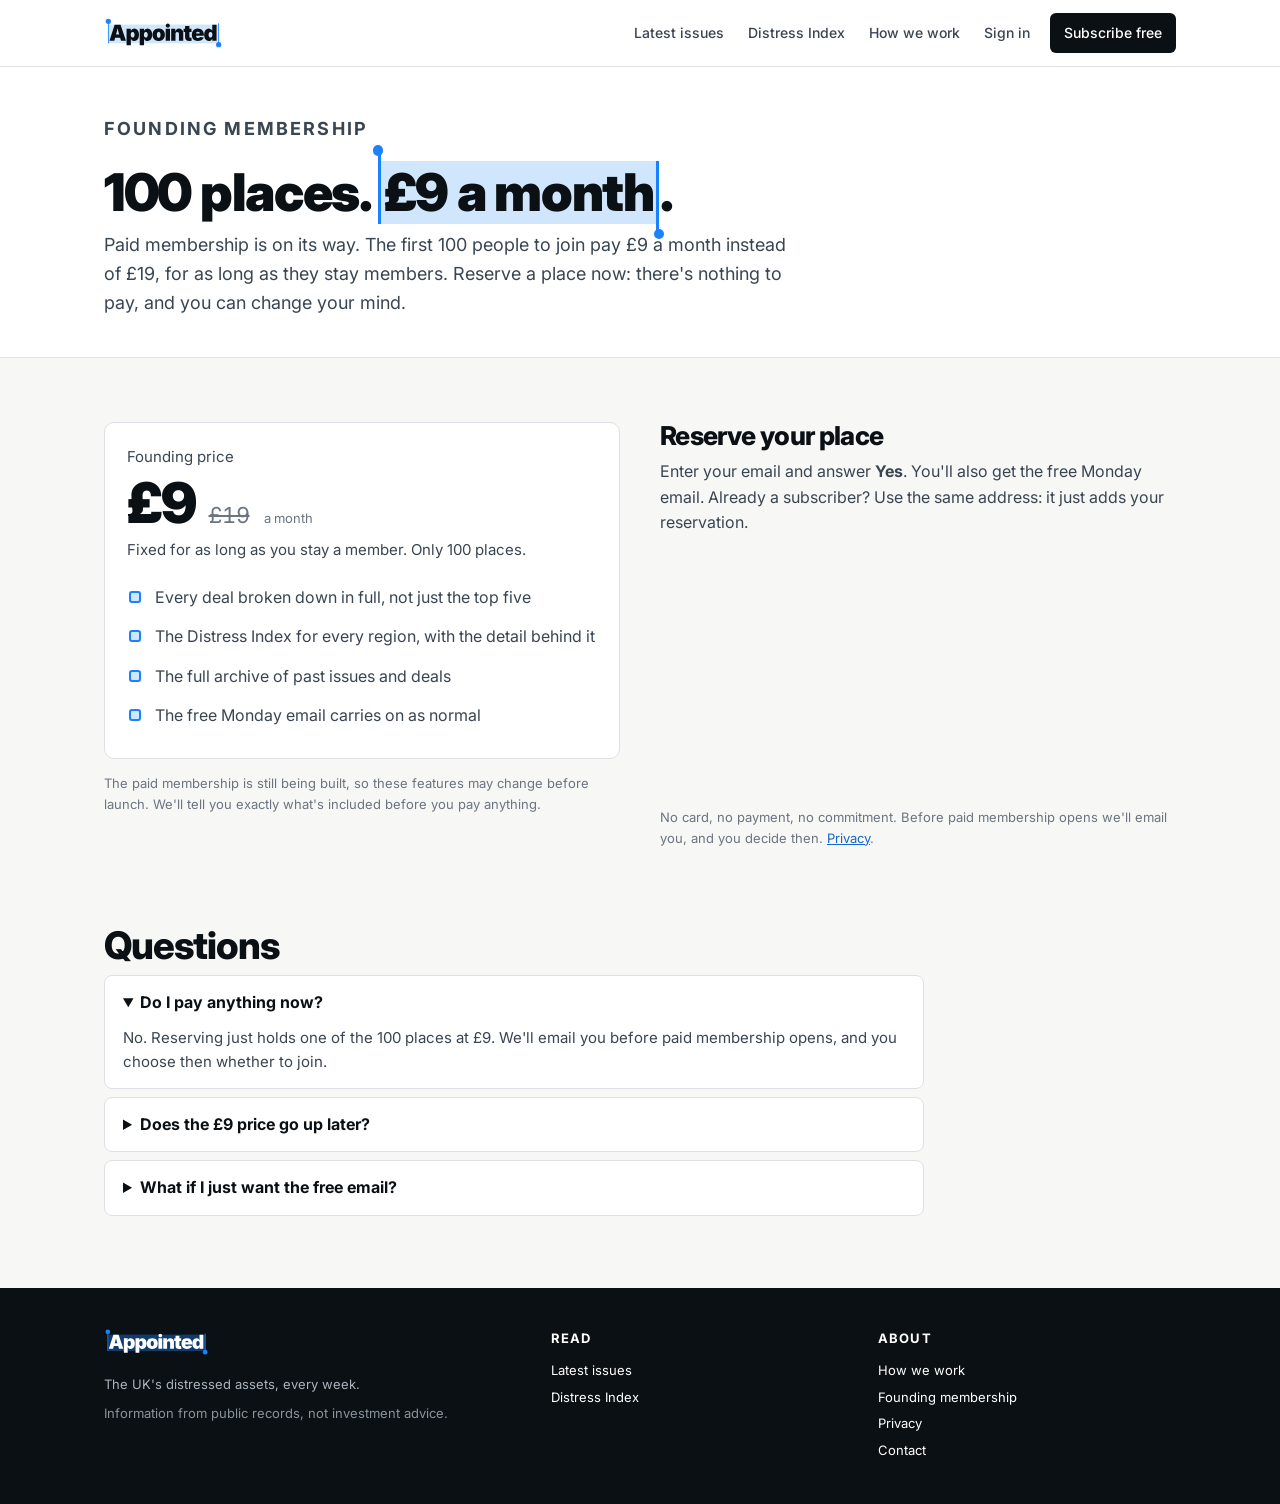
<file: docs/founding.html>
<!doctype html>
<html lang="en-GB">
<head>
<meta charset="utf-8">
<meta name="viewport" content="width=device-width, initial-scale=1">
<title>Founding membership · Appointed</title>
<meta name="description" content="Reserve one of 100 founding places in Appointed's paid membership at £9 a month instead of £19. Nothing to pay now.">
<link rel="icon" href="assets/appointed-icon-512.svg" type="image/svg+xml">
<meta property="og:title" content="Appointed founding membership: 100 places at £9 a month">
<meta property="og:image" content="https://appointed.news/assets/appointed-social-1200x630.png">
<link rel="preconnect" href="https://fonts.googleapis.com">
<link href="https://fonts.googleapis.com/css2?family=Inter:wght@400;500;600;700;800;900&display=swap" rel="stylesheet">
<link rel="stylesheet" href="assets/site.css">
<style>
.price{display:flex;align-items:baseline;gap:14px;margin:6px 0 4px}
.price b{font-size:56px;font-weight:900;letter-spacing:-.04em;line-height:1}
.price s{font-size:22px;color:var(--muted)}
.ticks{list-style:none;padding:0;margin:16px 0 0}
.ticks li{padding:7px 0 7px 28px;position:relative;color:var(--ink-2)}
.ticks li::before{content:"";position:absolute;left:2px;top:13px;width:12px;height:12px;border-radius:3px;background:var(--hl);box-shadow:inset 0 0 0 2px var(--blue)}
.reserve{min-height:240px;max-width:470px}
</style>
</head>
<body>
<header class="top"><div class="wrap">
  <a class="logo" href="./"><img src="assets/appointed-logo.svg" alt="Appointed"></a>
  <button class="burger" aria-label="Menu" onclick="document.querySelector('header nav').classList.toggle('open')">☰</button>
  <nav>
    <a href="https://appointed.beehiiv.com/">Latest issues</a>
    <a href="distress-index.html">Distress Index</a>
    <a href="how-we-work.html">How we work</a>
    <a href="https://appointed.beehiiv.com/login">Sign in</a>
    <a class="btn" href="./#signup">Subscribe free</a>
  </nav>
</div></header>

<div class="pagehead"><div class="wrap">
  <p class="kicker">Founding membership</p>
  <h1>100 places. <span class="sel"><i></i>£9 a month</span>.</h1>
  <p>Paid membership is on its way. The first 100 people to join pay £9 a month instead of £19, for as long as they stay members. Reserve a place now: there's nothing to pay, and you can change your mind.</p>
</div></div>

<main class="wrap">
  <section class="band" style="border-bottom:0">
    <div class="grid2" style="align-items:start;gap:40px">
      <div>
        <div class="card">
          <p class="small" style="margin:0">Founding price</p>
          <div class="price num"><b>£9</b><s>£19</s><span class="small">a month</span></div>
          <p class="small" style="margin:0">Fixed for as long as you stay a member. Only 100 places.</p>
          <ul class="ticks">
            <li>Every deal broken down in full, not just the top five</li>
            <li>The Distress Index for every region, with the detail behind it</li>
            <li>The full archive of past issues and deals</li>
            <li>The free Monday email carries on as normal</li>
          </ul>
        </div>
        <p class="small" style="margin-top:14px">The paid membership is still being built, so these features may change before launch. We'll tell you exactly what's included before you pay anything.</p>
      </div>
      <div>
        <h2 style="font-size:26px;font-weight:800;margin:0 0 8px">Reserve your place</h2>
        <p style="color:var(--ink-2);margin:0 0 18px">Enter your email and answer <b>Yes</b>. You'll also get the free Monday email. Already a subscriber? Use the same address: it just adds your reservation.</p>
        <div id="reserve" class="reserve"><script async src="https://subscribe-forms.beehiiv.com/v3/loader.js" data-beehiiv-form="354628ff-8150-4372-ab35-2d67569fabfd"></script></div>
        <p class="small">No card, no payment, no commitment. Before paid membership opens we'll email you, and you decide then. <a href="privacy.html">Privacy</a>.</p>
      </div>
    </div>
  </section>

  <section class="band faq" style="border-bottom:0;padding-top:0">
    <h2>Questions</h2>
    <details open><summary>Do I pay anything now?</summary><p>No. Reserving just holds one of the 100 places at £9. We'll email you before paid membership opens, and you choose then whether to join.</p></details>
    <details><summary>Does the £9 price go up later?</summary><p>No. If you join as a founding member, you pay £9 a month for as long as you stay. If you cancel and come back later, you'd pay the standard price.</p></details>
    <details><summary>What if I just want the free email?</summary><p>Then <a href="./#signup">subscribe free</a> instead. The Monday email stays free.</p></details>
  </section>
</main>

<footer class="site"><div class="wrap">
  <div>
    <img src="assets/appointed-logo-dark.svg" alt="Appointed">
    <p style="margin:0 0 8px">The UK's distressed assets, every week.</p>
    <p style="margin:0;opacity:.8">Information from public records, not investment advice.</p>
  </div>
  <div><h4>Read</h4><a href="https://appointed.beehiiv.com/">Latest issues</a><a href="distress-index.html">Distress Index</a></div>
  <div><h4>About</h4><a href="how-we-work.html">How we work</a><a href="founding.html">Founding membership</a><a href="privacy.html">Privacy</a><a href="mailto:appointeduk@gmail.com">Contact</a></div>
</div></footer>
</body>
</html>
</file>
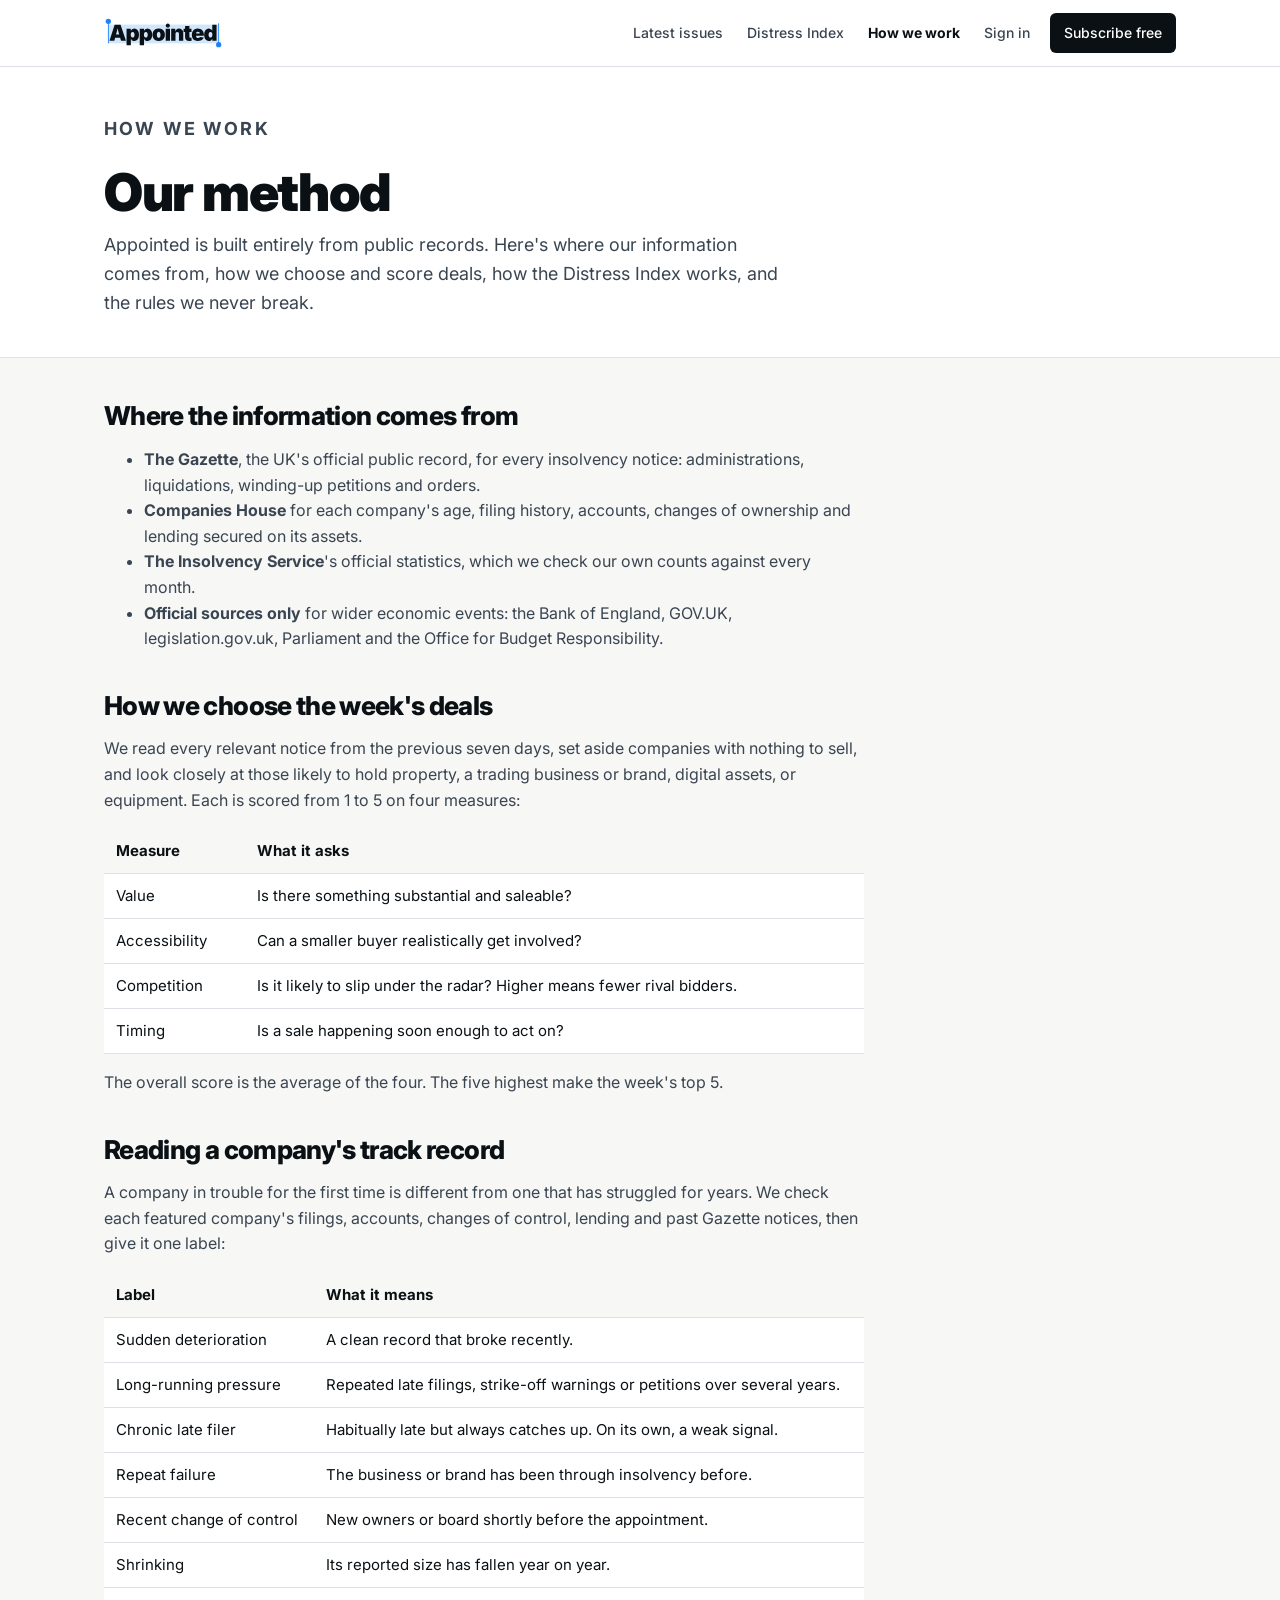
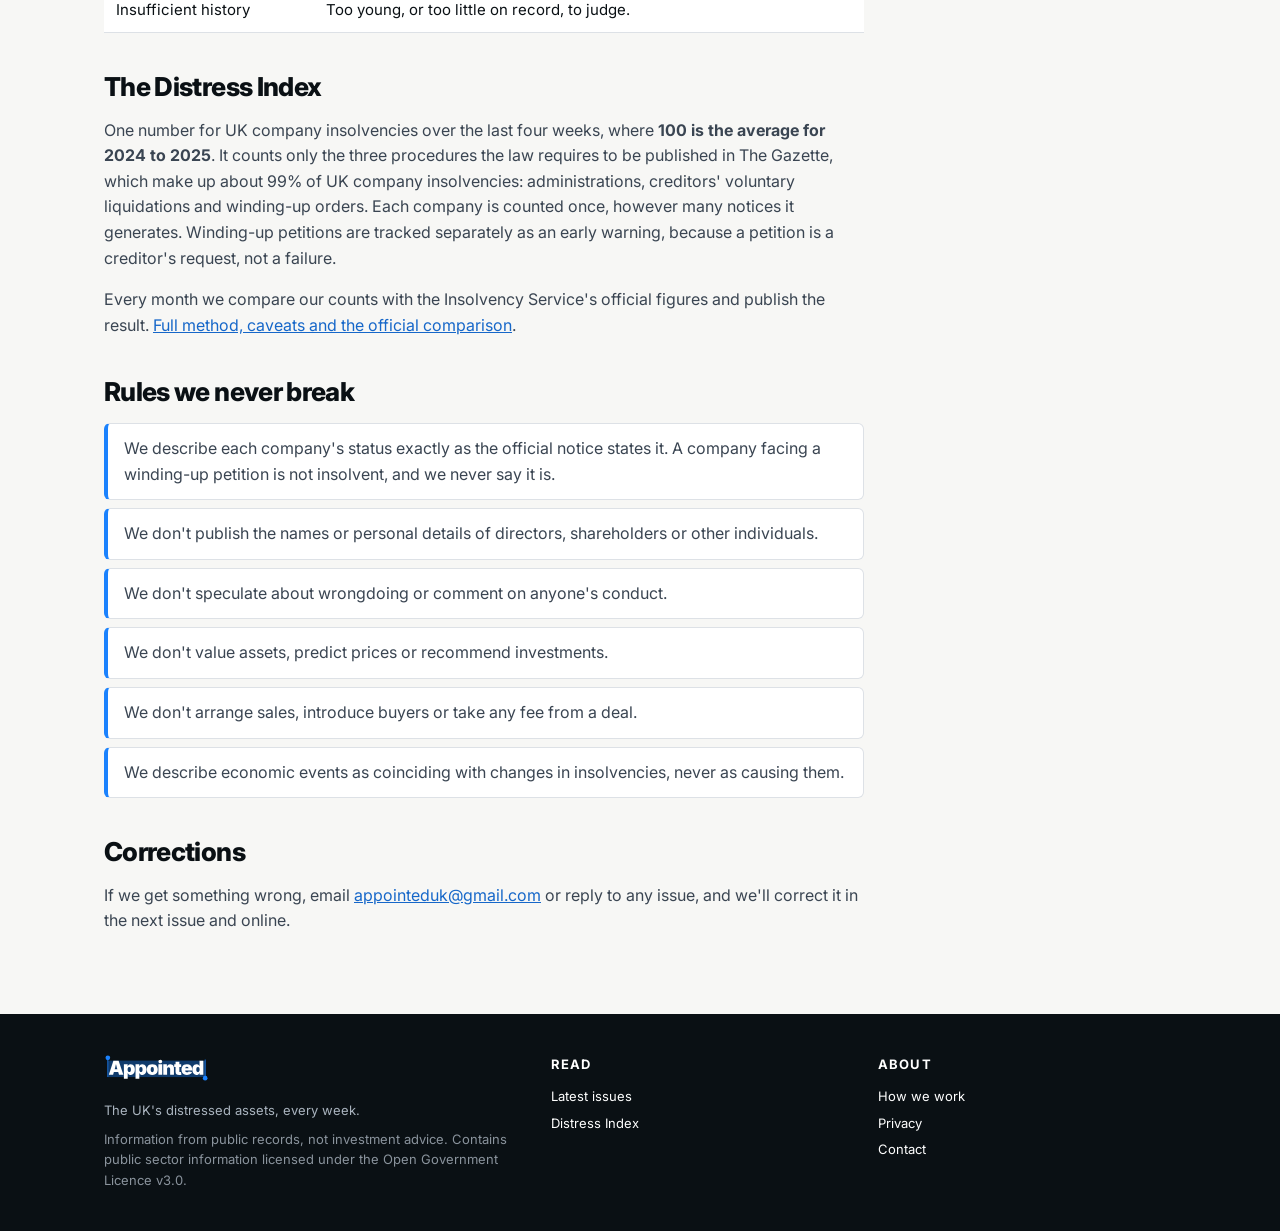
<file: docs/how-we-work.html>
<!doctype html>
<html lang="en-GB">
<head>
<meta charset="utf-8">
<meta name="viewport" content="width=device-width, initial-scale=1">
<title>How we work · Appointed</title>
<meta name="description" content="Where Appointed's information comes from, how deals are chosen and scored, how the Distress Index is built, and the rules we never break.">
<link rel="icon" href="assets/appointed-icon-512.svg" type="image/svg+xml">
<link rel="preconnect" href="https://fonts.googleapis.com">
<link href="https://fonts.googleapis.com/css2?family=Inter:wght@400;500;600;700;800;900&display=swap" rel="stylesheet">
<link rel="stylesheet" href="assets/site.css">
</head>
<body>
<header class="top"><div class="wrap">
  <a class="logo" href="./"><img src="assets/appointed-logo.svg" alt="Appointed"></a>
  <button class="burger" aria-label="Menu" onclick="document.querySelector('header nav').classList.toggle('open')">☰</button>
  <nav>
    <a href="https://appointed.beehiiv.com/">Latest issues</a>
    <a href="distress-index.html">Distress Index</a>
    <a class="on" href="how-we-work.html">How we work</a>
    <a href="https://appointed.beehiiv.com/login">Sign in</a>
    <a class="btn" href="./#signup">Subscribe free</a>
  </nav>
</div></header>

<div class="pagehead"><div class="wrap">
  <p class="kicker">How we work</p>
  <h1>Our method</h1>
  <p>Appointed is built entirely from public records. Here's where our information comes from, how we choose and score deals, how the Distress Index works, and the rules we never break.</p>
</div></div>

<main class="wrap"><div class="doc">
  <h2>Where the information comes from</h2>
  <ul>
    <li><b>The Gazette</b>, the UK's official public record, for every insolvency notice: administrations, liquidations, winding-up petitions and orders.</li>
    <li><b>Companies House</b> for each company's age, filing history, accounts, changes of ownership and lending secured on its assets.</li>
    <li><b>The Insolvency Service</b>'s official statistics, which we check our own counts against every month.</li>
    <li><b>Official sources only</b> for wider economic events: the Bank of England, GOV.UK, legislation.gov.uk, Parliament and the Office for Budget Responsibility.</li>
  </ul>

  <h2>How we choose the week's deals</h2>
  <p>We read every relevant notice from the previous seven days, set aside companies with nothing to sell, and look closely at those likely to hold property, a trading business or brand, digital assets, or equipment. Each is scored from 1 to 5 on four measures:</p>
  <table>
    <tr><th>Measure</th><th>What it asks</th></tr>
    <tr><td>Value</td><td>Is there something substantial and saleable?</td></tr>
    <tr><td>Accessibility</td><td>Can a smaller buyer realistically get involved?</td></tr>
    <tr><td>Competition</td><td>Is it likely to slip under the radar? Higher means fewer rival bidders.</td></tr>
    <tr><td>Timing</td><td>Is a sale happening soon enough to act on?</td></tr>
  </table>
  <p>The overall score is the average of the four. The five highest make the week's top 5.</p>

  <h2>Reading a company's track record</h2>
  <p>A company in trouble for the first time is different from one that has struggled for years. We check each featured company's filings, accounts, changes of control, lending and past Gazette notices, then give it one label:</p>
  <table>
    <tr><th>Label</th><th>What it means</th></tr>
    <tr><td>Sudden deterioration</td><td>A clean record that broke recently.</td></tr>
    <tr><td>Long-running pressure</td><td>Repeated late filings, strike-off warnings or petitions over several years.</td></tr>
    <tr><td>Chronic late filer</td><td>Habitually late but always catches up. On its own, a weak signal.</td></tr>
    <tr><td>Repeat failure</td><td>The business or brand has been through insolvency before.</td></tr>
    <tr><td>Recent change of control</td><td>New owners or board shortly before the appointment.</td></tr>
    <tr><td>Shrinking</td><td>Its reported size has fallen year on year.</td></tr>
    <tr><td>Insufficient history</td><td>Too young, or too little on record, to judge.</td></tr>
  </table>

  <h2>The Distress Index</h2>
  <p>One number for UK company insolvencies over the last four weeks, where <b>100 is the average for 2024 to 2025</b>. It counts only the three procedures the law requires to be published in The Gazette, which make up about 99% of UK company insolvencies: administrations, creditors' voluntary liquidations and winding-up orders. Each company is counted once, however many notices it generates. Winding-up petitions are tracked separately as an early warning, because a petition is a creditor's request, not a failure.</p>
  <p>Every month we compare our counts with the Insolvency Service's official figures and publish the result. <a href="distress-index.html#method">Full method, caveats and the official comparison</a>.</p>

  <h2>Rules we never break</h2>
  <ul class="never">
    <li>We describe each company's status exactly as the official notice states it. A company facing a winding-up petition is not insolvent, and we never say it is.</li>
    <li>We don't publish the names or personal details of directors, shareholders or other individuals.</li>
    <li>We don't speculate about wrongdoing or comment on anyone's conduct.</li>
    <li>We don't value assets, predict prices or recommend investments.</li>
    <li>We don't arrange sales, introduce buyers or take any fee from a deal.</li>
    <li>We describe economic events as coinciding with changes in insolvencies, never as causing them.</li>
  </ul>

  <h2>Corrections</h2>
  <p>If we get something wrong, email <a href="mailto:appointeduk@gmail.com">appointeduk@gmail.com</a> or reply to any issue, and we'll correct it in the next issue and online.</p>
</div></main>

<footer class="site"><div class="wrap">
  <div>
    <img src="assets/appointed-logo-dark.svg" alt="Appointed">
    <p style="margin:0 0 8px">The UK's distressed assets, every week.</p>
    <p style="margin:0;opacity:.8">Information from public records, not investment advice. Contains public sector information licensed under the Open Government Licence v3.0.</p>
  </div>
  <div><h4>Read</h4><a href="https://appointed.beehiiv.com/">Latest issues</a><a href="distress-index.html">Distress Index</a></div>
  <div><h4>About</h4><a href="how-we-work.html">How we work</a><a href="privacy.html">Privacy</a><a href="mailto:appointeduk@gmail.com">Contact</a></div>
</div></footer>
</body>
</html>
</file>
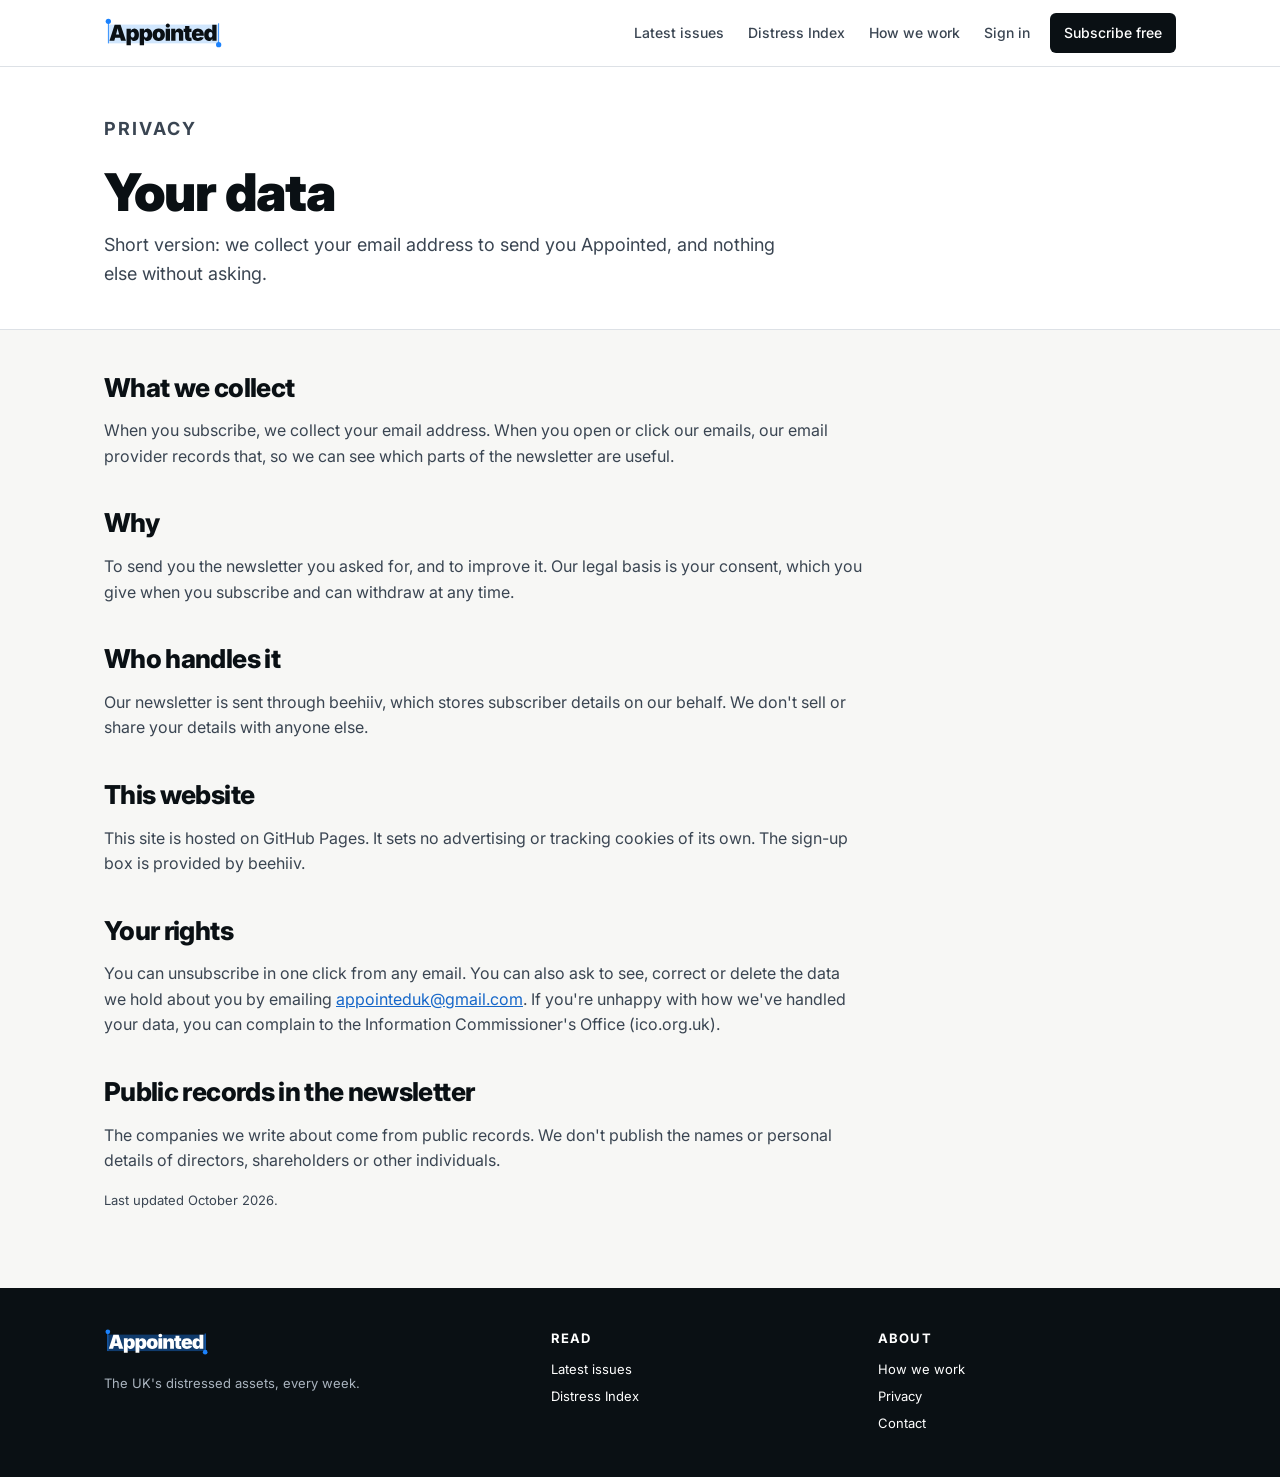
<file: docs/privacy.html>
<!doctype html>
<html lang="en-GB">
<head>
<meta charset="utf-8">
<meta name="viewport" content="width=device-width, initial-scale=1">
<title>Privacy · Appointed</title>
<meta name="description" content="How Appointed handles your email address and data.">
<link rel="icon" href="assets/appointed-icon-512.svg" type="image/svg+xml">
<link rel="preconnect" href="https://fonts.googleapis.com">
<link href="https://fonts.googleapis.com/css2?family=Inter:wght@400;500;600;700;800;900&display=swap" rel="stylesheet">
<link rel="stylesheet" href="assets/site.css">
</head>
<body>
<header class="top"><div class="wrap">
  <a class="logo" href="./"><img src="assets/appointed-logo.svg" alt="Appointed"></a>
  <button class="burger" aria-label="Menu" onclick="document.querySelector('header nav').classList.toggle('open')">☰</button>
  <nav>
    <a href="https://appointed.beehiiv.com/">Latest issues</a>
    <a href="distress-index.html">Distress Index</a>
    <a href="how-we-work.html">How we work</a>
    <a href="https://appointed.beehiiv.com/login">Sign in</a>
    <a class="btn" href="./#signup">Subscribe free</a>
  </nav>
</div></header>

<div class="pagehead"><div class="wrap">
  <p class="kicker">Privacy</p>
  <h1>Your data</h1>
  <p>Short version: we collect your email address to send you Appointed, and nothing else without asking.</p>
</div></div>

<main class="wrap"><div class="doc">
  <h2>What we collect</h2>
  <p>When you subscribe, we collect your email address. When you open or click our emails, our email provider records that, so we can see which parts of the newsletter are useful.</p>

  <h2>Why</h2>
  <p>To send you the newsletter you asked for, and to improve it. Our legal basis is your consent, which you give when you subscribe and can withdraw at any time.</p>

  <h2>Who handles it</h2>
  <p>Our newsletter is sent through beehiiv, which stores subscriber details on our behalf. We don't sell or share your details with anyone else.</p>

  <h2>This website</h2>
  <p>This site is hosted on GitHub Pages. It sets no advertising or tracking cookies of its own. The sign-up box is provided by beehiiv.</p>

  <h2>Your rights</h2>
  <p>You can unsubscribe in one click from any email. You can also ask to see, correct or delete the data we hold about you by emailing <a href="mailto:appointeduk@gmail.com">appointeduk@gmail.com</a>. If you're unhappy with how we've handled your data, you can complain to the Information Commissioner's Office (ico.org.uk).</p>

  <h2>Public records in the newsletter</h2>
  <p>The companies we write about come from public records. We don't publish the names or personal details of directors, shareholders or other individuals.</p>

  <p class="small">Last updated October 2026.</p>
</div></main>

<footer class="site"><div class="wrap">
  <div>
    <img src="assets/appointed-logo-dark.svg" alt="Appointed">
    <p style="margin:0">The UK's distressed assets, every week.</p>
  </div>
  <div><h4>Read</h4><a href="https://appointed.beehiiv.com/">Latest issues</a><a href="distress-index.html">Distress Index</a></div>
  <div><h4>About</h4><a href="how-we-work.html">How we work</a><a href="privacy.html">Privacy</a><a href="mailto:appointeduk@gmail.com">Contact</a></div>
</div></footer>
</body>
</html>
</file>
<file: docs/assets/site.css>
:root{
  --ink:#0a1014; --ink-2:#3a4552; --muted:#6b7480; --rule:#dde1e6;
  --paper:#f7f7f5; --card:#fff; --navy:#14202e;
  --blue:#1b82fd; --blue-ink:#1667c9; --hl:#d0e6fd;
}
*{box-sizing:border-box}
html{-webkit-text-size-adjust:100%}
body{margin:0;background:var(--paper);color:var(--ink);font:16px/1.6 "Inter",system-ui,-apple-system,"Segoe UI",sans-serif}
a{color:var(--blue-ink)}
.num{font-variant-numeric:tabular-nums}
.wrap{max-width:1120px;margin:0 auto;padding:0 24px}
@media(max-width:700px){.wrap{padding:0 16px}}
h1,h2,h3{letter-spacing:-.025em;line-height:1.1;margin:0}
.kicker{font-size:12px;letter-spacing:.12em;text-transform:uppercase;color:var(--blue-ink);font-weight:700;margin:0 0 10px}
.small{font-size:13px;color:var(--muted)}

/* the brand device: a word "selected" like text, with handles */
.sel{position:relative;background:var(--hl);padding:0 .08em;margin:0 .04em;white-space:nowrap}
.sel::before,.sel::after{content:"";position:absolute;width:.055em;min-width:2px;background:var(--blue)}
.sel::before{left:-.03em;top:-.18em;bottom:0}
.sel::after{right:-.03em;top:0;bottom:-.18em}
.sel>i::before,.sel>i::after{content:"";position:absolute;width:.2em;height:.2em;border-radius:50%;background:var(--blue)}
.sel>i::before{left:-.125em;top:-.3em}
.sel>i::after{right:-.125em;bottom:-.3em}

/* header */
header.top{background:#fff;border-bottom:1px solid var(--rule);position:sticky;top:0;z-index:10}
header.top .wrap{display:flex;align-items:center;gap:20px;height:66px}
header.top .logo img{height:32px;width:auto;display:block}
header.top nav{margin-left:auto;display:flex;gap:4px;align-items:center}
header.top nav a{color:var(--ink-2);text-decoration:none;font-size:14px;font-weight:500;padding:8px 10px;border-radius:6px}
header.top nav a:hover{background:var(--paper)}
header.top nav a.on{color:var(--ink);font-weight:700}
.btn{display:inline-flex;align-items:center;gap:8px;background:var(--ink);color:#fff !important;text-decoration:none;padding:11px 18px;font-weight:700;font-size:14px;border-radius:6px;border:0;cursor:pointer;font-family:inherit}
.btn.blue{background:var(--blue)}
.btn.ghost{background:#fff;color:var(--ink) !important;box-shadow:inset 0 0 0 1.5px var(--ink)}
header.top nav .btn{padding:9px 14px;margin-left:6px}
.burger{display:none;margin-left:auto;background:none;border:0;font-size:24px;cursor:pointer;color:var(--ink)}
@media(max-width:860px){
  header.top nav{display:none;position:absolute;top:66px;left:0;right:0;background:#fff;flex-direction:column;align-items:stretch;padding:8px 16px 16px;border-bottom:1px solid var(--rule)}
  header.top nav.open{display:flex}
  header.top nav a{padding:12px 8px}
  header.top nav .btn{margin:8px 0 0;justify-content:center}
  .burger{display:block}
}

section.band{padding:64px 0;border-bottom:1px solid var(--rule)}
@media(max-width:700px){section.band{padding:44px 0}}
.band h2{font-size:clamp(28px,3.6vw,38px);font-weight:800;margin:0 0 8px}
.band .sub{color:var(--ink-2);margin:0 0 28px;font-size:17px;max-width:40em}
.white{background:#fff}
.grid3{display:grid;grid-template-columns:repeat(3,1fr);gap:16px}
.grid2{display:grid;grid-template-columns:1fr 1fr;gap:16px}
@media(max-width:860px){.grid3,.grid2{grid-template-columns:1fr}}
.card{background:#fff;border:1px solid var(--rule);border-radius:10px;padding:22px}
.card h3{font-size:18px;margin:0 0 8px;font-weight:700;letter-spacing:-.01em}
.card p{margin:0;color:var(--ink-2);font-size:15px}
.card .ic{width:36px;height:36px;border-radius:8px;background:var(--hl);display:grid;place-items:center;margin-bottom:14px;color:var(--blue-ink);font-weight:800}
.read{display:inline-block;background:var(--hl);color:var(--blue-ink);font-weight:700;font-size:13px;padding:1px 8px;border-radius:4px;margin-right:6px}
.who{display:grid;grid-template-columns:repeat(3,1fr);gap:10px}
.who span{background:#fff;border:1px solid var(--rule);border-radius:8px;padding:12px 14px;font-weight:600;font-size:15px}
@media(max-width:700px){.who{grid-template-columns:1fr 1fr}}
.faq details{background:#fff;border:1px solid var(--rule);border-radius:8px;padding:14px 18px;margin-bottom:8px;max-width:820px}
.faq summary{font-weight:700;cursor:pointer}
.faq p{margin:10px 0 0;color:var(--ink-2);font-size:15px}
.cta{background:var(--navy);color:#fff;border-radius:14px;padding:40px;display:grid;grid-template-columns:1.3fr 1fr;gap:30px;align-items:center}
.cta h2{color:#fff;margin:0 0 6px}
.cta p{color:#b9c6d4;margin:0}
@media(max-width:860px){.cta{grid-template-columns:1fr;padding:28px}}
.pagehead{background:#fff;border-bottom:1px solid var(--rule);padding:48px 0 40px}
.pagehead .kicker{margin-bottom:20px}
.pagehead h1{font-size:clamp(34px,5vw,52px);font-weight:900;margin:0 0 10px}
.pagehead p{font-size:18px;color:var(--ink-2);margin:0;max-width:38em}
.doc{max-width:760px;padding:44px 0 64px}
.doc h2{font-size:26px;font-weight:800;margin:40px 0 10px}
.doc h2:first-child{margin-top:0}
.doc p,.doc li{color:var(--ink-2)}
.doc table{width:100%;border-collapse:collapse;font-size:15px;background:#fff}
.doc th,.doc td{border-bottom:1px solid var(--rule);padding:10px 12px;text-align:left;vertical-align:top}
.doc th{background:var(--paper);font-weight:700}
.never{list-style:none;padding:0}
.never li{background:#fff;border:1px solid var(--rule);border-left:4px solid var(--blue);border-radius:6px;padding:12px 16px;margin:8px 0}
.signup{min-height:50px;max-width:470px}
footer.site{background:var(--ink);color:#aab4bf;font-size:13px;padding:40px 0}
footer.site .wrap{display:grid;grid-template-columns:1.4fr 1fr 1fr;gap:30px}
footer.site a{color:#fff;text-decoration:none;display:block;padding:3px 0}
footer.site h4{color:#fff;margin:0 0 8px;font-size:13px;letter-spacing:.08em;text-transform:uppercase}
footer.site img{height:28px;width:auto;margin-bottom:12px}
@media(max-width:700px){footer.site .wrap{grid-template-columns:1fr}}
</file>
